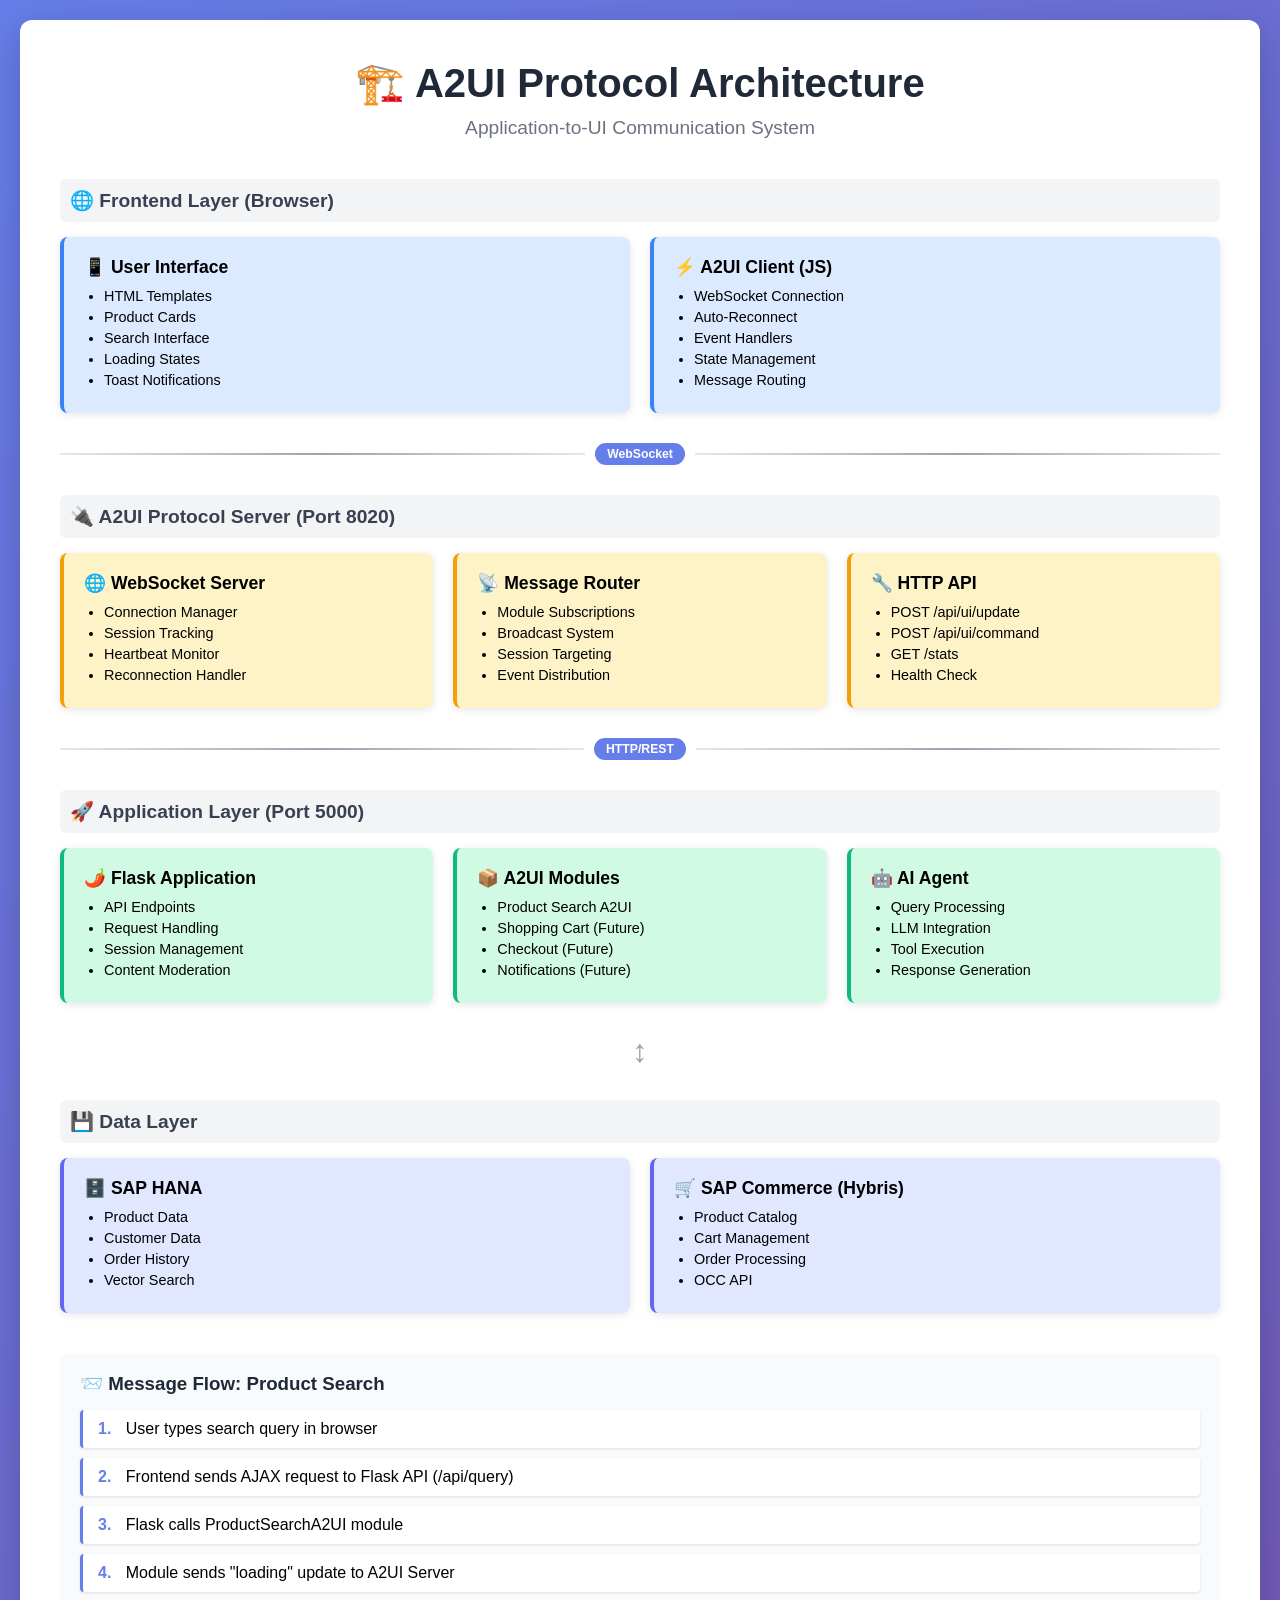
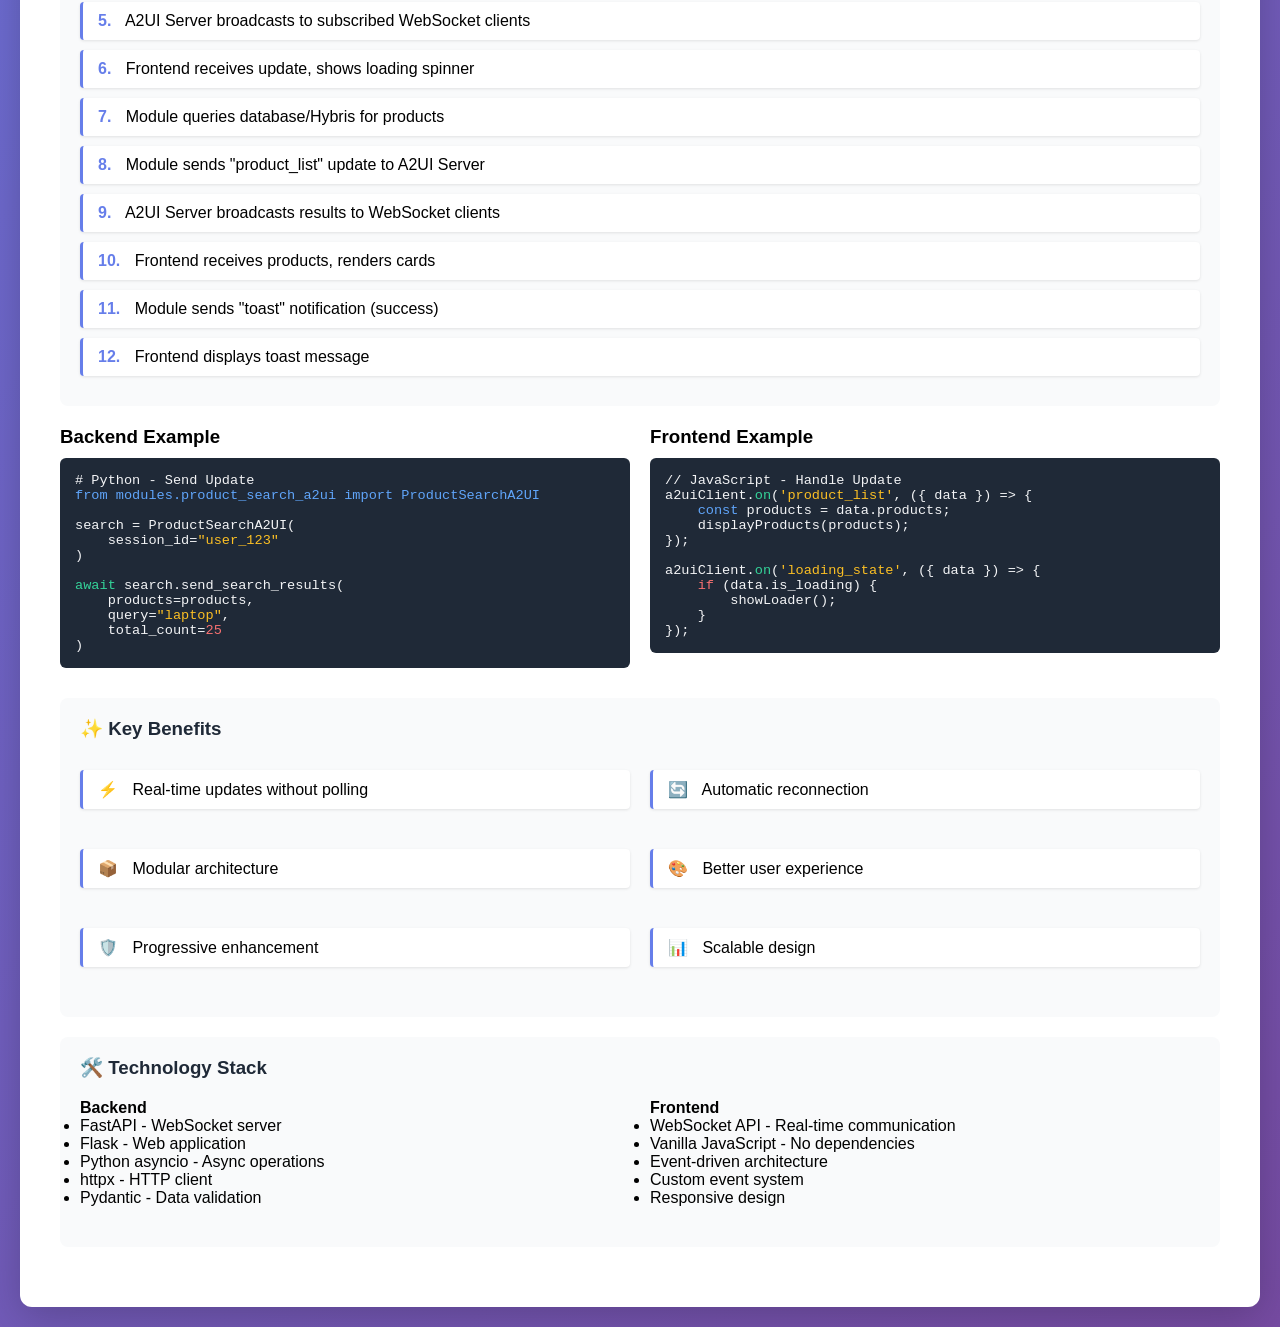
<file: fasion-demo/a2ui-architecture-diagram.html>
<!DOCTYPE html>
<html lang="en">
<head>
    <meta charset="UTF-8">
    <meta name="viewport" content="width=device-width, initial-scale=1.0">
    <title>A2UI Protocol - Architecture Diagram</title>
    <style>
        * {
            margin: 0;
            padding: 0;
            box-sizing: border-box;
        }
        
        body {
            font-family: -apple-system, BlinkMacSystemFont, 'Segoe UI', Roboto, Oxygen, Ubuntu, sans-serif;
            background: linear-gradient(135deg, #667eea 0%, #764ba2 100%);
            min-height: 100vh;
            padding: 20px;
        }
        
        .container {
            max-width: 1400px;
            margin: 0 auto;
            background: white;
            border-radius: 12px;
            box-shadow: 0 10px 40px rgba(0,0,0,0.2);
            padding: 40px;
        }
        
        h1 {
            text-align: center;
            color: #1f2937;
            margin-bottom: 10px;
            font-size: 2.5em;
        }
        
        .subtitle {
            text-align: center;
            color: #6b7280;
            margin-bottom: 40px;
            font-size: 1.2em;
        }
        
        .diagram {
            margin: 40px 0;
        }
        
        .layer {
            margin: 30px 0;
        }
        
        .layer-title {
            font-size: 1.2em;
            font-weight: 600;
            margin-bottom: 15px;
            color: #374151;
            padding: 10px;
            background: #f3f4f6;
            border-radius: 6px;
        }
        
        .boxes {
            display: flex;
            gap: 20px;
            justify-content: center;
            align-items: stretch;
            flex-wrap: wrap;
        }
        
        .box {
            flex: 1;
            min-width: 250px;
            padding: 20px;
            border-radius: 8px;
            box-shadow: 0 2px 8px rgba(0,0,0,0.1);
            transition: transform 0.2s;
        }
        
        .box:hover {
            transform: translateY(-4px);
            box-shadow: 0 4px 12px rgba(0,0,0,0.15);
        }
        
        .box h3 {
            margin-bottom: 10px;
            font-size: 1.1em;
        }
        
        .box ul {
            margin-left: 20px;
        }
        
        .box li {
            margin: 5px 0;
            font-size: 0.9em;
        }
        
        .frontend { background: #dbeafe; border-left: 4px solid #3b82f6; }
        .middleware { background: #fef3c7; border-left: 4px solid #f59e0b; }
        .backend { background: #d1fae5; border-left: 4px solid #10b981; }
        .database { background: #e0e7ff; border-left: 4px solid #6366f1; }
        
        .arrow {
            text-align: center;
            font-size: 2em;
            color: #9ca3af;
            margin: 10px 0;
        }
        
        .connection {
            display: flex;
            align-items: center;
            justify-content: center;
            gap: 10px;
            margin: 20px 0;
            font-size: 0.9em;
            color: #6b7280;
        }
        
        .connection-line {
            flex: 1;
            height: 2px;
            background: linear-gradient(to right, #e5e7eb, #9ca3af, #e5e7eb);
        }
        
        .protocol {
            background: #667eea;
            color: white;
            padding: 4px 12px;
            border-radius: 12px;
            font-size: 0.85em;
            font-weight: 600;
        }
        
        .flow {
            background: #f9fafb;
            padding: 20px;
            border-radius: 8px;
            margin: 20px 0;
        }
        
        .flow h3 {
            margin-bottom: 15px;
            color: #1f2937;
        }
        
        .flow-step {
            padding: 10px 15px;
            margin: 10px 0;
            background: white;
            border-left: 3px solid #667eea;
            border-radius: 4px;
            box-shadow: 0 1px 3px rgba(0,0,0,0.1);
        }
        
        .flow-step strong {
            color: #667eea;
            margin-right: 10px;
        }
        
        .code-block {
            background: #1f2937;
            color: #f3f4f6;
            padding: 15px;
            border-radius: 6px;
            font-family: 'Courier New', monospace;
            font-size: 0.85em;
            overflow-x: auto;
            margin: 10px 0;
        }
        
        .grid-2 {
            display: grid;
            grid-template-columns: 1fr 1fr;
            gap: 20px;
            margin: 20px 0;
        }
        
        @media (max-width: 768px) {
            .grid-2 {
                grid-template-columns: 1fr;
            }
        }
    </style>
</head>
<body>
    <div class="container">
        <h1>🏗️ A2UI Protocol Architecture</h1>
        <p class="subtitle">Application-to-UI Communication System</p>
        
        <!-- Architecture Layers -->
        <div class="diagram">
            <div class="layer">
                <div class="layer-title">🌐 Frontend Layer (Browser)</div>
                <div class="boxes">
                    <div class="box frontend">
                        <h3>📱 User Interface</h3>
                        <ul>
                            <li>HTML Templates</li>
                            <li>Product Cards</li>
                            <li>Search Interface</li>
                            <li>Loading States</li>
                            <li>Toast Notifications</li>
                        </ul>
                    </div>
                    <div class="box frontend">
                        <h3>⚡ A2UI Client (JS)</h3>
                        <ul>
                            <li>WebSocket Connection</li>
                            <li>Auto-Reconnect</li>
                            <li>Event Handlers</li>
                            <li>State Management</li>
                            <li>Message Routing</li>
                        </ul>
                    </div>
                </div>
            </div>
            
            <div class="connection">
                <div class="connection-line"></div>
                <span class="protocol">WebSocket</span>
                <div class="connection-line"></div>
            </div>
            
            <div class="layer">
                <div class="layer-title">🔌 A2UI Protocol Server (Port 8020)</div>
                <div class="boxes">
                    <div class="box middleware">
                        <h3>🌐 WebSocket Server</h3>
                        <ul>
                            <li>Connection Manager</li>
                            <li>Session Tracking</li>
                            <li>Heartbeat Monitor</li>
                            <li>Reconnection Handler</li>
                        </ul>
                    </div>
                    <div class="box middleware">
                        <h3>📡 Message Router</h3>
                        <ul>
                            <li>Module Subscriptions</li>
                            <li>Broadcast System</li>
                            <li>Session Targeting</li>
                            <li>Event Distribution</li>
                        </ul>
                    </div>
                    <div class="box middleware">
                        <h3>🔧 HTTP API</h3>
                        <ul>
                            <li>POST /api/ui/update</li>
                            <li>POST /api/ui/command</li>
                            <li>GET /stats</li>
                            <li>Health Check</li>
                        </ul>
                    </div>
                </div>
            </div>
            
            <div class="connection">
                <div class="connection-line"></div>
                <span class="protocol">HTTP/REST</span>
                <div class="connection-line"></div>
            </div>
            
            <div class="layer">
                <div class="layer-title">🚀 Application Layer (Port 5000)</div>
                <div class="boxes">
                    <div class="box backend">
                        <h3>🌶️ Flask Application</h3>
                        <ul>
                            <li>API Endpoints</li>
                            <li>Request Handling</li>
                            <li>Session Management</li>
                            <li>Content Moderation</li>
                        </ul>
                    </div>
                    <div class="box backend">
                        <h3>📦 A2UI Modules</h3>
                        <ul>
                            <li>Product Search A2UI</li>
                            <li>Shopping Cart (Future)</li>
                            <li>Checkout (Future)</li>
                            <li>Notifications (Future)</li>
                        </ul>
                    </div>
                    <div class="box backend">
                        <h3>🤖 AI Agent</h3>
                        <ul>
                            <li>Query Processing</li>
                            <li>LLM Integration</li>
                            <li>Tool Execution</li>
                            <li>Response Generation</li>
                        </ul>
                    </div>
                </div>
            </div>
            
            <div class="arrow">↕️</div>
            
            <div class="layer">
                <div class="layer-title">💾 Data Layer</div>
                <div class="boxes">
                    <div class="box database">
                        <h3>🗄️ SAP HANA</h3>
                        <ul>
                            <li>Product Data</li>
                            <li>Customer Data</li>
                            <li>Order History</li>
                            <li>Vector Search</li>
                        </ul>
                    </div>
                    <div class="box database">
                        <h3>🛒 SAP Commerce (Hybris)</h3>
                        <ul>
                            <li>Product Catalog</li>
                            <li>Cart Management</li>
                            <li>Order Processing</li>
                            <li>OCC API</li>
                        </ul>
                    </div>
                </div>
            </div>
        </div>
        
        <!-- Message Flow -->
        <div class="flow">
            <h3>📨 Message Flow: Product Search</h3>
            
            <div class="flow-step">
                <strong>1.</strong> User types search query in browser
            </div>
            
            <div class="flow-step">
                <strong>2.</strong> Frontend sends AJAX request to Flask API (/api/query)
            </div>
            
            <div class="flow-step">
                <strong>3.</strong> Flask calls ProductSearchA2UI module
            </div>
            
            <div class="flow-step">
                <strong>4.</strong> Module sends "loading" update to A2UI Server
            </div>
            
            <div class="flow-step">
                <strong>5.</strong> A2UI Server broadcasts to subscribed WebSocket clients
            </div>
            
            <div class="flow-step">
                <strong>6.</strong> Frontend receives update, shows loading spinner
            </div>
            
            <div class="flow-step">
                <strong>7.</strong> Module queries database/Hybris for products
            </div>
            
            <div class="flow-step">
                <strong>8.</strong> Module sends "product_list" update to A2UI Server
            </div>
            
            <div class="flow-step">
                <strong>9.</strong> A2UI Server broadcasts results to WebSocket clients
            </div>
            
            <div class="flow-step">
                <strong>10.</strong> Frontend receives products, renders cards
            </div>
            
            <div class="flow-step">
                <strong>11.</strong> Module sends "toast" notification (success)
            </div>
            
            <div class="flow-step">
                <strong>12.</strong> Frontend displays toast message
            </div>
        </div>
        
        <!-- Code Examples -->
        <div class="grid-2">
            <div>
                <h3>Backend Example</h3>
                <div class="code-block">
# Python - Send Update<br>
<span style="color: #60a5fa">from modules.product_search_a2ui import ProductSearchA2UI</span><br>
<br>
search = ProductSearchA2UI(<br>
&nbsp;&nbsp;&nbsp;&nbsp;session_id=<span style="color: #fbbf24">"user_123"</span><br>
)<br>
<br>
<span style="color: #34d399">await</span> search.send_search_results(<br>
&nbsp;&nbsp;&nbsp;&nbsp;products=products,<br>
&nbsp;&nbsp;&nbsp;&nbsp;query=<span style="color: #fbbf24">"laptop"</span>,<br>
&nbsp;&nbsp;&nbsp;&nbsp;total_count=<span style="color: #f87171">25</span><br>
)
                </div>
            </div>
            
            <div>
                <h3>Frontend Example</h3>
                <div class="code-block">
// JavaScript - Handle Update<br>
a2uiClient.<span style="color: #34d399">on</span>(<span style="color: #fbbf24">'product_list'</span>, ({ data }) => {<br>
&nbsp;&nbsp;&nbsp;&nbsp;<span style="color: #60a5fa">const</span> products = data.products;<br>
&nbsp;&nbsp;&nbsp;&nbsp;displayProducts(products);<br>
});<br>
<br>
a2uiClient.<span style="color: #34d399">on</span>(<span style="color: #fbbf24">'loading_state'</span>, ({ data }) => {<br>
&nbsp;&nbsp;&nbsp;&nbsp;<span style="color: #f87171">if</span> (data.is_loading) {<br>
&nbsp;&nbsp;&nbsp;&nbsp;&nbsp;&nbsp;&nbsp;&nbsp;showLoader();<br>
&nbsp;&nbsp;&nbsp;&nbsp;}<br>
});
                </div>
            </div>
        </div>
        
        <!-- Benefits -->
        <div class="flow">
            <h3>✨ Key Benefits</h3>
            <div class="grid-2">
                <div class="flow-step">
                    <strong>⚡</strong> Real-time updates without polling
                </div>
                <div class="flow-step">
                    <strong>🔄</strong> Automatic reconnection
                </div>
                <div class="flow-step">
                    <strong>📦</strong> Modular architecture
                </div>
                <div class="flow-step">
                    <strong>🎨</strong> Better user experience
                </div>
                <div class="flow-step">
                    <strong>🛡️</strong> Progressive enhancement
                </div>
                <div class="flow-step">
                    <strong>📊</strong> Scalable design
                </div>
            </div>
        </div>
        
        <!-- Technology Stack -->
        <div class="flow">
            <h3>🛠️ Technology Stack</h3>
            <div class="grid-2">
                <div>
                    <h4>Backend</h4>
                    <ul>
                        <li>FastAPI - WebSocket server</li>
                        <li>Flask - Web application</li>
                        <li>Python asyncio - Async operations</li>
                        <li>httpx - HTTP client</li>
                        <li>Pydantic - Data validation</li>
                    </ul>
                </div>
                <div>
                    <h4>Frontend</h4>
                    <ul>
                        <li>WebSocket API - Real-time communication</li>
                        <li>Vanilla JavaScript - No dependencies</li>
                        <li>Event-driven architecture</li>
                        <li>Custom event system</li>
                        <li>Responsive design</li>
                    </ul>
                </div>
            </div>
        </div>
    </div>
</body>
</html>
</file>
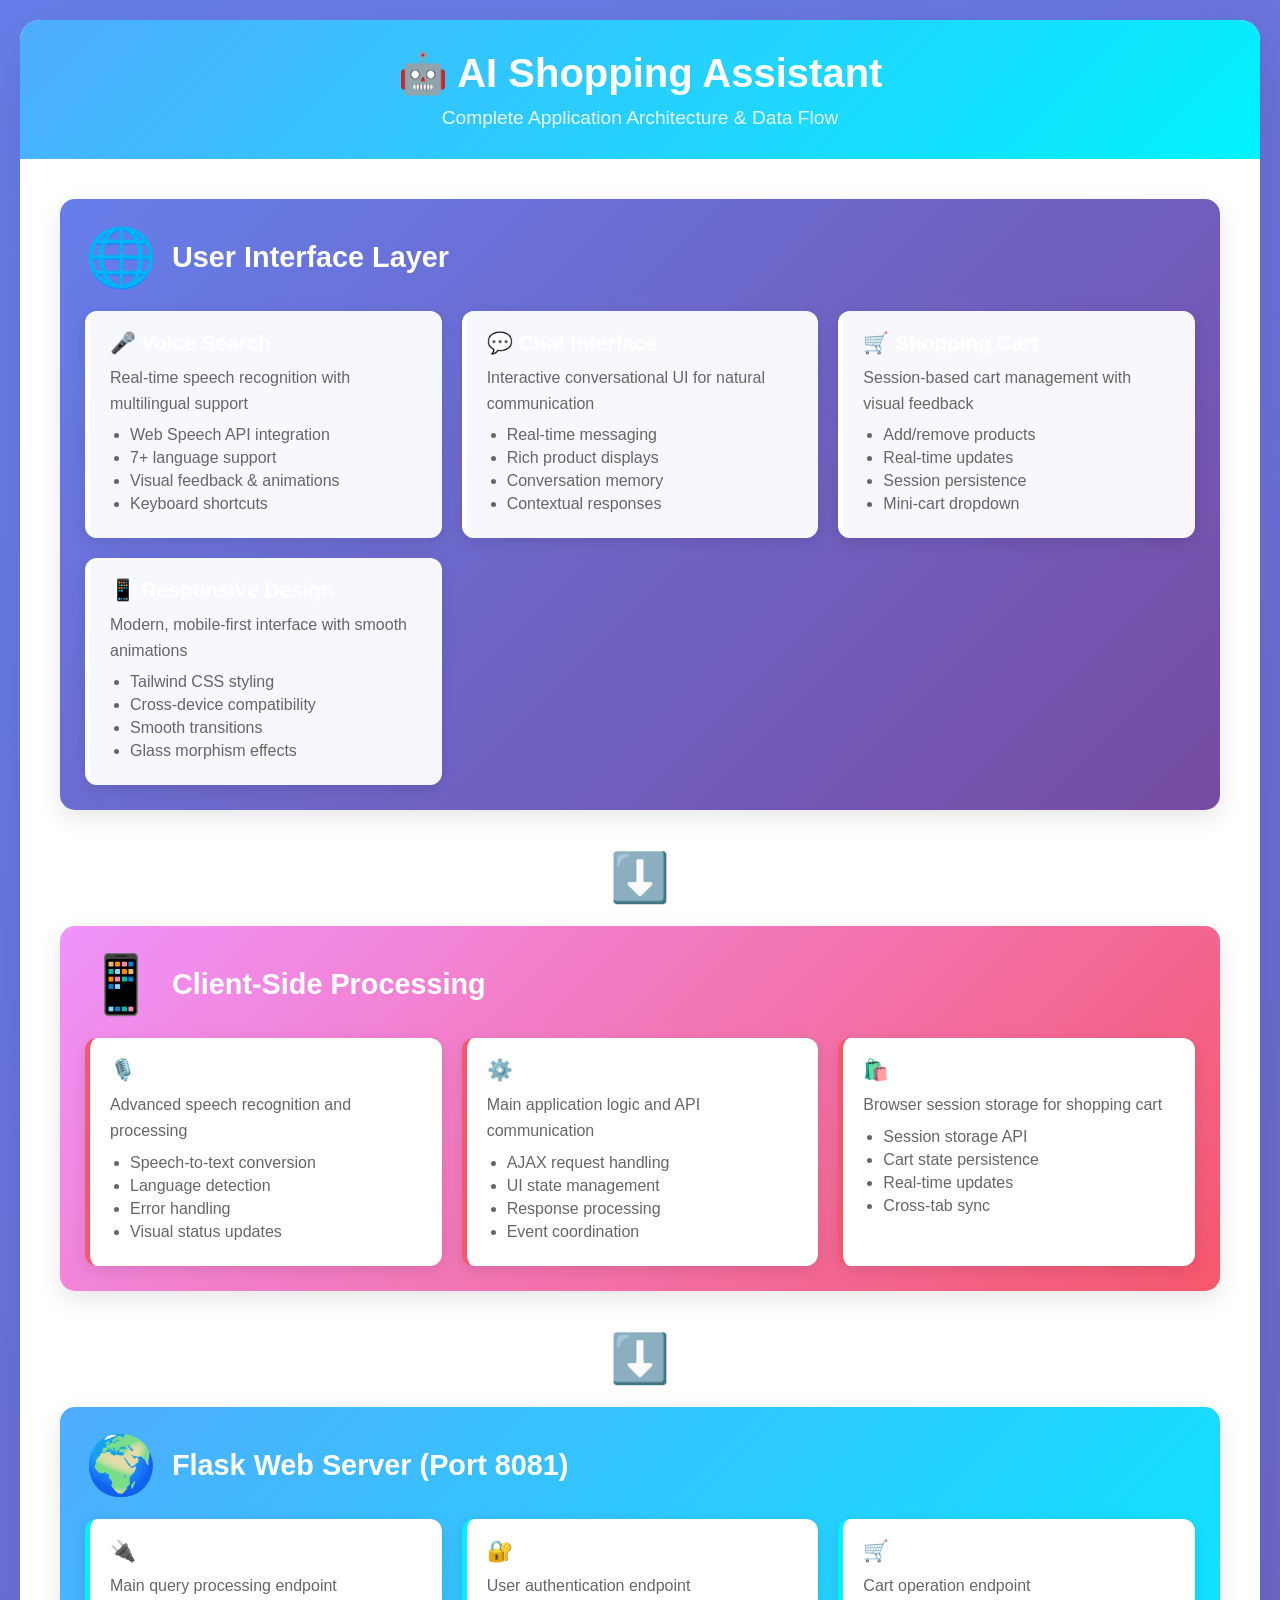
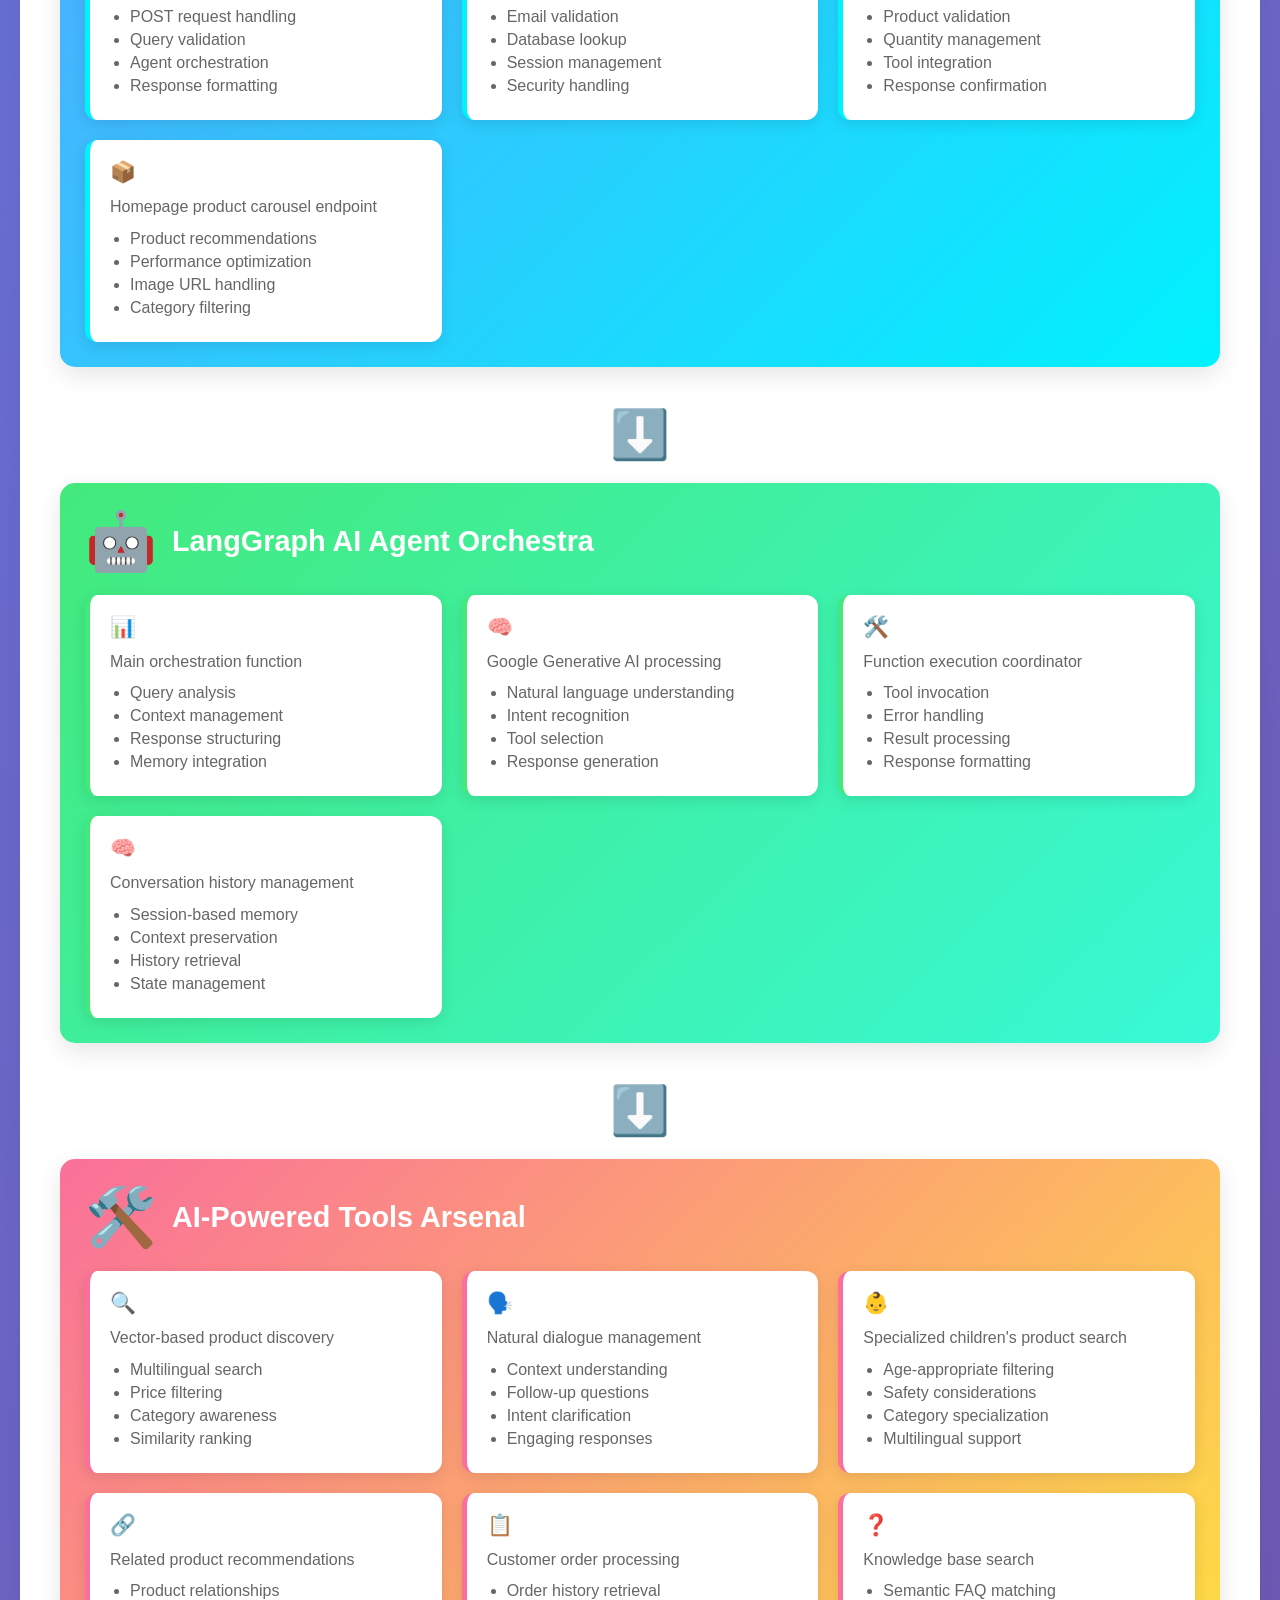
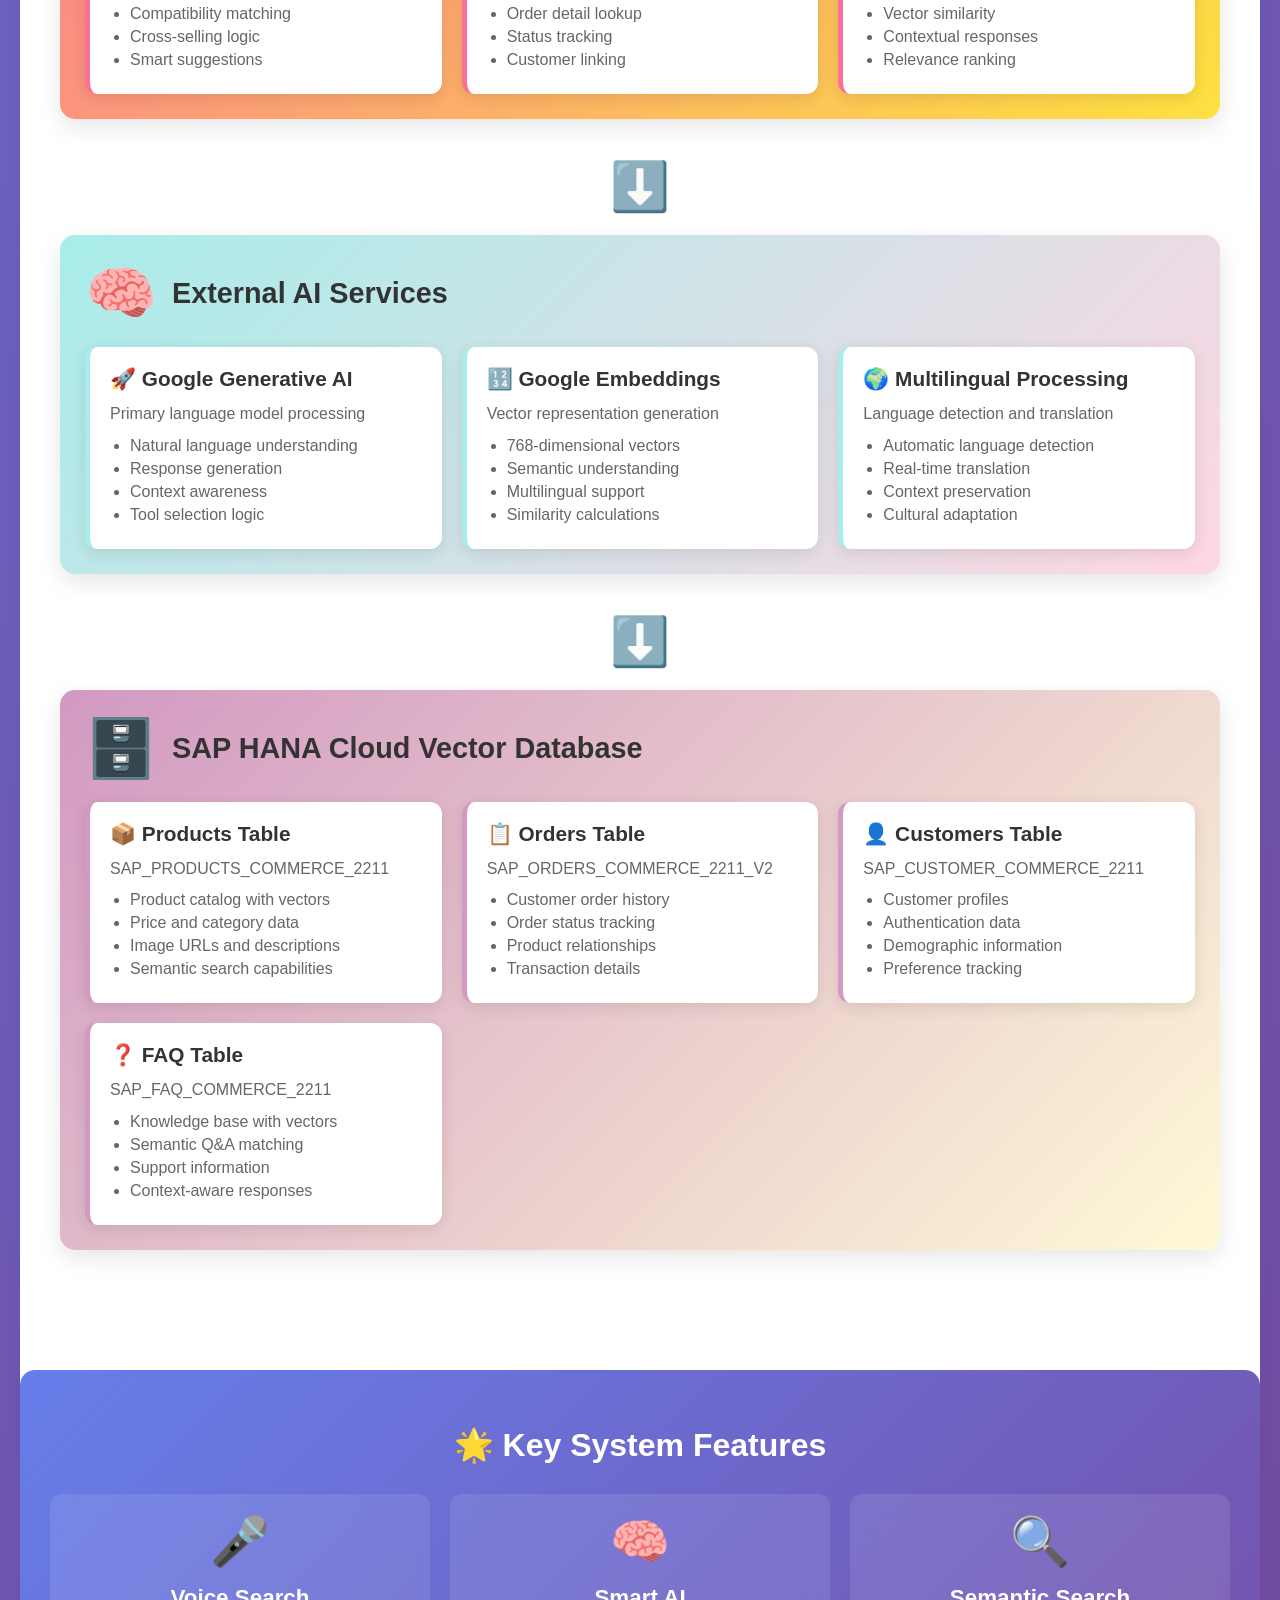
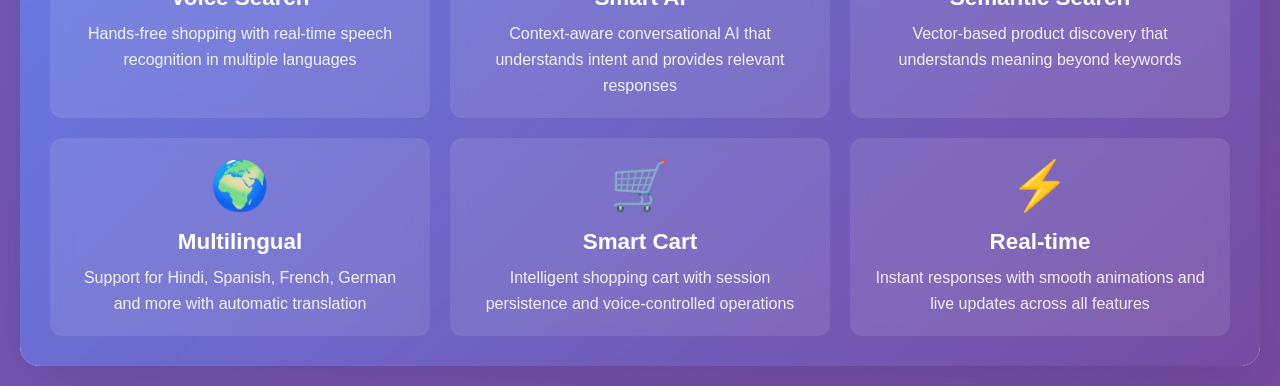
<file: fasion-demo/flow-diagram.html>
<!DOCTYPE html>
<html lang="en">
<head>
    <meta charset="UTF-8">
    <meta name="viewport" content="width=device-width, initial-scale=1.0">
    <title>AI Shopping Assistant - Application Flow</title>
    <style>
        body {
            font-family: 'Segoe UI', Tahoma, Geneva, Verdana, sans-serif;
            margin: 0;
            padding: 20px;
            background: linear-gradient(135deg, #667eea 0%, #764ba2 100%);
            color: #333;
        }
        
        .container {
            max-width: 1400px;
            margin: 0 auto;
            background: white;
            border-radius: 20px;
            box-shadow: 0 20px 60px rgba(0,0,0,0.1);
            overflow: hidden;
        }
        
        .header {
            background: linear-gradient(135deg, #4facfe 0%, #00f2fe 100%);
            color: white;
            padding: 30px;
            text-align: center;
        }
        
        .header h1 {
            margin: 0;
            font-size: 2.5em;
            font-weight: 700;
        }
        
        .header p {
            margin: 10px 0 0 0;
            font-size: 1.2em;
            opacity: 0.9;
        }
        
        .flow-container {
            padding: 40px;
        }
        
        .layer {
            margin-bottom: 40px;
            border-radius: 15px;
            padding: 25px;
            box-shadow: 0 8px 25px rgba(0,0,0,0.1);
            position: relative;
        }
        
        .layer h2 {
            margin: 0 0 20px 0;
            font-size: 1.8em;
            display: flex;
            align-items: center;
            gap: 15px;
        }
        
        .layer-icon {
            font-size: 2em;
        }
        
        .components {
            display: grid;
            grid-template-columns: repeat(auto-fit, minmax(280px, 1fr));
            gap: 20px;
            margin-top: 20px;
        }
        
        .component {
            background: white;
            border-radius: 12px;
            padding: 20px;
            box-shadow: 0 4px 15px rgba(0,0,0,0.1);
            border-left: 5px solid;
            transition: all 0.3s ease;
        }
        
        .component:hover {
            transform: translateY(-5px);
            box-shadow: 0 8px 25px rgba(0,0,0,0.15);
        }
        
        .component h3 {
            margin: 0 0 10px 0;
            font-size: 1.3em;
            display: flex;
            align-items: center;
            gap: 10px;
        }
        
        .component p {
            margin: 0;
            color: #666;
            line-height: 1.6;
        }
        
        .component ul {
            margin: 10px 0 0 0;
            padding-left: 20px;
            color: #666;
        }
        
        .component li {
            margin: 5px 0;
        }
        
        /* Layer specific styling */
        .user-layer {
            background: linear-gradient(135deg, #667eea 0%, #764ba2 100%);
            color: white;
        }
        
        .user-layer .component {
            border-left-color: #ffffff;
            background: rgba(255,255,255,0.95);
        }
        
        .client-layer {
            background: linear-gradient(135deg, #f093fb 0%, #f5576c 100%);
            color: white;
        }
        
        .client-layer .component {
            border-left-color: #f5576c;
        }
        
        .flask-layer {
            background: linear-gradient(135deg, #4facfe 0%, #00f2fe 100%);
            color: white;
        }
        
        .flask-layer .component {
            border-left-color: #00f2fe;
        }
        
        .agent-layer {
            background: linear-gradient(135deg, #43e97b 0%, #38f9d7 100%);
            color: white;
        }
        
        .agent-layer .component {
            border-left-color: #43e97b;
        }
        
        .tools-layer {
            background: linear-gradient(135deg, #fa709a 0%, #fee140 100%);
            color: white;
        }
        
        .tools-layer .component {
            border-left-color: #fa709a;
        }
        
        .ai-layer {
            background: linear-gradient(135deg, #a8edea 0%, #fed6e3 100%);
            color: #333;
        }
        
        .ai-layer .component {
            border-left-color: #a8edea;
        }
        
        .db-layer {
            background: linear-gradient(135deg, #d299c2 0%, #fef9d7 100%);
            color: #333;
        }
        
        .db-layer .component {
            border-left-color: #d299c2;
        }
        
        .flow-arrows {
            display: flex;
            justify-content: center;
            margin: 20px 0;
        }
        
        .arrow {
            font-size: 3em;
            color: #667eea;
            animation: bounce 2s infinite;
        }
        
        @keyframes bounce {
            0%, 20%, 50%, 80%, 100% {
                transform: translateY(0);
            }
            40% {
                transform: translateY(-10px);
            }
            60% {
                transform: translateY(-5px);
            }
        }
        
        .key-features {
            background: linear-gradient(135deg, #667eea 0%, #764ba2 100%);
            color: white;
            padding: 30px;
            border-radius: 15px;
            margin-top: 40px;
        }
        
        .key-features h2 {
            text-align: center;
            margin-bottom: 30px;
            font-size: 2em;
        }
        
        .features-grid {
            display: grid;
            grid-template-columns: repeat(auto-fit, minmax(300px, 1fr));
            gap: 20px;
        }
        
        .feature {
            background: rgba(255,255,255,0.1);
            padding: 20px;
            border-radius: 12px;
            text-align: center;
            backdrop-filter: blur(10px);
        }
        
        .feature-icon {
            font-size: 3em;
            margin-bottom: 15px;
            display: block;
        }
        
        .feature h3 {
            margin: 0 0 10px 0;
            font-size: 1.4em;
        }
        
        .feature p {
            margin: 0;
            opacity: 0.9;
            line-height: 1.6;
        }
        
        @media (max-width: 768px) {
            .components {
                grid-template-columns: 1fr;
            }
            
            .header h1 {
                font-size: 2em;
            }
            
            .flow-container {
                padding: 20px;
            }
            
            .layer {
                padding: 20px;
            }
        }
    </style>
</head>
<body>
    <div class="container">
        <div class="header">
            <h1>🤖 AI Shopping Assistant</h1>
            <p>Complete Application Architecture & Data Flow</p>
        </div>
        
        <div class="flow-container">
            <!-- User Interface Layer -->
            <div class="layer user-layer">
                <h2>
                    <span class="layer-icon">🌐</span>
                    User Interface Layer
                </h2>
                <div class="components">
                    <div class="component">
                        <h3>🎤 Voice Search</h3>
                        <p>Real-time speech recognition with multilingual support</p>
                        <ul>
                            <li>Web Speech API integration</li>
                            <li>7+ language support</li>
                            <li>Visual feedback & animations</li>
                            <li>Keyboard shortcuts</li>
                        </ul>
                    </div>
                    <div class="component">
                        <h3>💬 Chat Interface</h3>
                        <p>Interactive conversational UI for natural communication</p>
                        <ul>
                            <li>Real-time messaging</li>
                            <li>Rich product displays</li>
                            <li>Conversation memory</li>
                            <li>Contextual responses</li>
                        </ul>
                    </div>
                    <div class="component">
                        <h3>🛒 Shopping Cart</h3>
                        <p>Session-based cart management with visual feedback</p>
                        <ul>
                            <li>Add/remove products</li>
                            <li>Real-time updates</li>
                            <li>Session persistence</li>
                            <li>Mini-cart dropdown</li>
                        </ul>
                    </div>
                    <div class="component">
                        <h3>📱 Responsive Design</h3>
                        <p>Modern, mobile-first interface with smooth animations</p>
                        <ul>
                            <li>Tailwind CSS styling</li>
                            <li>Cross-device compatibility</li>
                            <li>Smooth transitions</li>
                            <li>Glass morphism effects</li>
                        </ul>
                    </div>
                </div>
            </div>
            
            <div class="flow-arrows">
                <span class="arrow">⬇️</span>
            </div>
            
            <!-- Client-Side Layer -->
            <div class="layer client-layer">
                <h2>
                    <span class="layer-icon">📱</span>
                    Client-Side Processing
                </h2>
                <div class="components">
                    <div class="component">
                        <h3>🎙️ voice-search.js</h3>
                        <p>Advanced speech recognition and processing</p>
                        <ul>
                            <li>Speech-to-text conversion</li>
                            <li>Language detection</li>
                            <li>Error handling</li>
                            <li>Visual status updates</li>
                        </ul>
                    </div>
                    <div class="component">
                        <h3>⚙️ app.js</h3>
                        <p>Main application logic and API communication</p>
                        <ul>
                            <li>AJAX request handling</li>
                            <li>UI state management</li>
                            <li>Response processing</li>
                            <li>Event coordination</li>
                        </ul>
                    </div>
                    <div class="component">
                        <h3>🛍️ Cart Management</h3>
                        <p>Browser session storage for shopping cart</p>
                        <ul>
                            <li>Session storage API</li>
                            <li>Cart state persistence</li>
                            <li>Real-time updates</li>
                            <li>Cross-tab sync</li>
                        </ul>
                    </div>
                </div>
            </div>
            
            <div class="flow-arrows">
                <span class="arrow">⬇️</span>
            </div>
            
            <!-- Flask Application Layer -->
            <div class="layer flask-layer">
                <h2>
                    <span class="layer-icon">🌍</span>
                    Flask Web Server (Port 8081)
                </h2>
                <div class="components">
                    <div class="component">
                        <h3>🔌 /api/query</h3>
                        <p>Main query processing endpoint</p>
                        <ul>
                            <li>POST request handling</li>
                            <li>Query validation</li>
                            <li>Agent orchestration</li>
                            <li>Response formatting</li>
                        </ul>
                    </div>
                    <div class="component">
                        <h3>🔐 /api/login</h3>
                        <p>User authentication endpoint</p>
                        <ul>
                            <li>Email validation</li>
                            <li>Database lookup</li>
                            <li>Session management</li>
                            <li>Security handling</li>
                        </ul>
                    </div>
                    <div class="component">
                        <h3>🛒 /api/add-to-cart</h3>
                        <p>Cart operation endpoint</p>
                        <ul>
                            <li>Product validation</li>
                            <li>Quantity management</li>
                            <li>Tool integration</li>
                            <li>Response confirmation</li>
                        </ul>
                    </div>
                    <div class="component">
                        <h3>📦 /api/best-selling-products</h3>
                        <p>Homepage product carousel endpoint</p>
                        <ul>
                            <li>Product recommendations</li>
                            <li>Performance optimization</li>
                            <li>Image URL handling</li>
                            <li>Category filtering</li>
                        </ul>
                    </div>
                </div>
            </div>
            
            <div class="flow-arrows">
                <span class="arrow">⬇️</span>
            </div>
            
            <!-- AI Agent Layer -->
            <div class="layer agent-layer">
                <h2>
                    <span class="layer-icon">🤖</span>
                    LangGraph AI Agent Orchestra
                </h2>
                <div class="components">
                    <div class="component">
                        <h3>📊 process_query()</h3>
                        <p>Main orchestration function</p>
                        <ul>
                            <li>Query analysis</li>
                            <li>Context management</li>
                            <li>Response structuring</li>
                            <li>Memory integration</li>
                        </ul>
                    </div>
                    <div class="component">
                        <h3>🧠 LLM Node</h3>
                        <p>Google Generative AI processing</p>
                        <ul>
                            <li>Natural language understanding</li>
                            <li>Intent recognition</li>
                            <li>Tool selection</li>
                            <li>Response generation</li>
                        </ul>
                    </div>
                    <div class="component">
                        <h3>🛠️ Tool Node</h3>
                        <p>Function execution coordinator</p>
                        <ul>
                            <li>Tool invocation</li>
                            <li>Error handling</li>
                            <li>Result processing</li>
                            <li>Response formatting</li>
                        </ul>
                    </div>
                    <div class="component">
                        <h3>🧠 Memory Store</h3>
                        <p>Conversation history management</p>
                        <ul>
                            <li>Session-based memory</li>
                            <li>Context preservation</li>
                            <li>History retrieval</li>
                            <li>State management</li>
                        </ul>
                    </div>
                </div>
            </div>
            
            <div class="flow-arrows">
                <span class="arrow">⬇️</span>
            </div>
            
            <!-- Tools Layer -->
            <div class="layer tools-layer">
                <h2>
                    <span class="layer-icon">🛠️</span>
                    AI-Powered Tools Arsenal
                </h2>
                <div class="components">
                    <div class="component">
                        <h3>🔍 semantic_product_search</h3>
                        <p>Vector-based product discovery</p>
                        <ul>
                            <li>Multilingual search</li>
                            <li>Price filtering</li>
                            <li>Category awareness</li>
                            <li>Similarity ranking</li>
                        </ul>
                    </div>
                    <div class="component">
                        <h3>🗣️ conversational_assistant</h3>
                        <p>Natural dialogue management</p>
                        <ul>
                            <li>Context understanding</li>
                            <li>Follow-up questions</li>
                            <li>Intent clarification</li>
                            <li>Engaging responses</li>
                        </ul>
                    </div>
                    <div class="component">
                        <h3>👶 search_kids_products</h3>
                        <p>Specialized children's product search</p>
                        <ul>
                            <li>Age-appropriate filtering</li>
                            <li>Safety considerations</li>
                            <li>Category specialization</li>
                            <li>Multilingual support</li>
                        </ul>
                    </div>
                    <div class="component">
                        <h3>🔗 find_accessories</h3>
                        <p>Related product recommendations</p>
                        <ul>
                            <li>Product relationships</li>
                            <li>Compatibility matching</li>
                            <li>Cross-selling logic</li>
                            <li>Smart suggestions</li>
                        </ul>
                    </div>
                    <div class="component">
                        <h3>📋 Order Management Tools</h3>
                        <p>Customer order processing</p>
                        <ul>
                            <li>Order history retrieval</li>
                            <li>Order detail lookup</li>
                            <li>Status tracking</li>
                            <li>Customer linking</li>
                        </ul>
                    </div>
                    <div class="component">
                        <h3>❓ faq_answers</h3>
                        <p>Knowledge base search</p>
                        <ul>
                            <li>Semantic FAQ matching</li>
                            <li>Vector similarity</li>
                            <li>Contextual responses</li>
                            <li>Relevance ranking</li>
                        </ul>
                    </div>
                </div>
            </div>
            
            <div class="flow-arrows">
                <span class="arrow">⬇️</span>
            </div>
            
            <!-- AI Services Layer -->
            <div class="layer ai-layer">
                <h2>
                    <span class="layer-icon">🧠</span>
                    External AI Services
                </h2>
                <div class="components">
                    <div class="component">
                        <h3>🚀 Google Generative AI</h3>
                        <p>Primary language model processing</p>
                        <ul>
                            <li>Natural language understanding</li>
                            <li>Response generation</li>
                            <li>Context awareness</li>
                            <li>Tool selection logic</li>
                        </ul>
                    </div>
                    <div class="component">
                        <h3>🔢 Google Embeddings</h3>
                        <p>Vector representation generation</p>
                        <ul>
                            <li>768-dimensional vectors</li>
                            <li>Semantic understanding</li>
                            <li>Multilingual support</li>
                            <li>Similarity calculations</li>
                        </ul>
                    </div>
                    <div class="component">
                        <h3>🌍 Multilingual Processing</h3>
                        <p>Language detection and translation</p>
                        <ul>
                            <li>Automatic language detection</li>
                            <li>Real-time translation</li>
                            <li>Context preservation</li>
                            <li>Cultural adaptation</li>
                        </ul>
                    </div>
                </div>
            </div>
            
            <div class="flow-arrows">
                <span class="arrow">⬇️</span>
            </div>
            
            <!-- Database Layer -->
            <div class="layer db-layer">
                <h2>
                    <span class="layer-icon">🗄️</span>
                    SAP HANA Cloud Vector Database
                </h2>
                <div class="components">
                    <div class="component">
                        <h3>📦 Products Table</h3>
                        <p>SAP_PRODUCTS_COMMERCE_2211</p>
                        <ul>
                            <li>Product catalog with vectors</li>
                            <li>Price and category data</li>
                            <li>Image URLs and descriptions</li>
                            <li>Semantic search capabilities</li>
                        </ul>
                    </div>
                    <div class="component">
                        <h3>📋 Orders Table</h3>
                        <p>SAP_ORDERS_COMMERCE_2211_V2</p>
                        <ul>
                            <li>Customer order history</li>
                            <li>Order status tracking</li>
                            <li>Product relationships</li>
                            <li>Transaction details</li>
                        </ul>
                    </div>
                    <div class="component">
                        <h3>👤 Customers Table</h3>
                        <p>SAP_CUSTOMER_COMMERCE_2211</p>
                        <ul>
                            <li>Customer profiles</li>
                            <li>Authentication data</li>
                            <li>Demographic information</li>
                            <li>Preference tracking</li>
                        </ul>
                    </div>
                    <div class="component">
                        <h3>❓ FAQ Table</h3>
                        <p>SAP_FAQ_COMMERCE_2211</p>
                        <ul>
                            <li>Knowledge base with vectors</li>
                            <li>Semantic Q&A matching</li>
                            <li>Support information</li>
                            <li>Context-aware responses</li>
                        </ul>
                    </div>
                </div>
            </div>
        </div>
        
        <div class="key-features">
            <h2>🌟 Key System Features</h2>
            <div class="features-grid">
                <div class="feature">
                    <span class="feature-icon">🎤</span>
                    <h3>Voice Search</h3>
                    <p>Hands-free shopping with real-time speech recognition in multiple languages</p>
                </div>
                <div class="feature">
                    <span class="feature-icon">🧠</span>
                    <h3>Smart AI</h3>
                    <p>Context-aware conversational AI that understands intent and provides relevant responses</p>
                </div>
                <div class="feature">
                    <span class="feature-icon">🔍</span>
                    <h3>Semantic Search</h3>
                    <p>Vector-based product discovery that understands meaning beyond keywords</p>
                </div>
                <div class="feature">
                    <span class="feature-icon">🌍</span>
                    <h3>Multilingual</h3>
                    <p>Support for Hindi, Spanish, French, German and more with automatic translation</p>
                </div>
                <div class="feature">
                    <span class="feature-icon">🛒</span>
                    <h3>Smart Cart</h3>
                    <p>Intelligent shopping cart with session persistence and voice-controlled operations</p>
                </div>
                <div class="feature">
                    <span class="feature-icon">⚡</span>
                    <h3>Real-time</h3>
                    <p>Instant responses with smooth animations and live updates across all features</p>
                </div>
            </div>
        </div>
    </div>
</body>
</html>
</file>
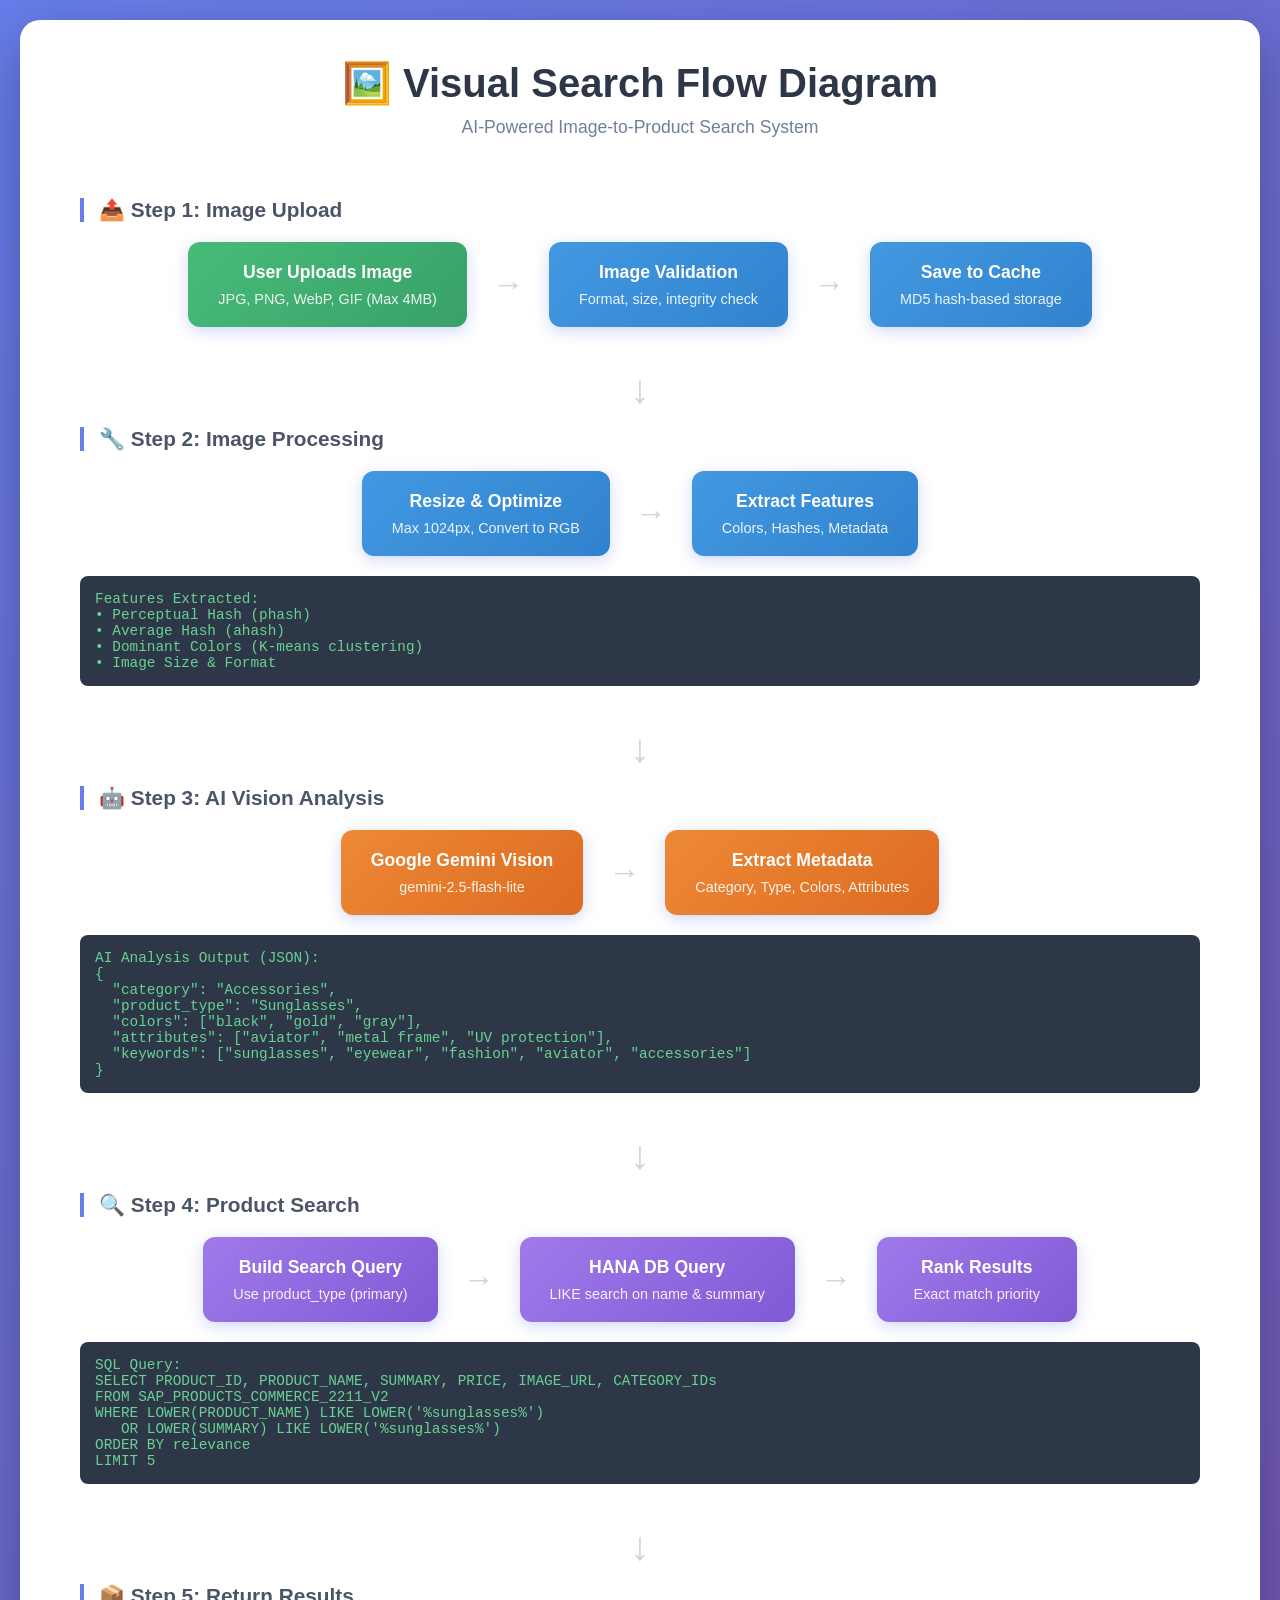
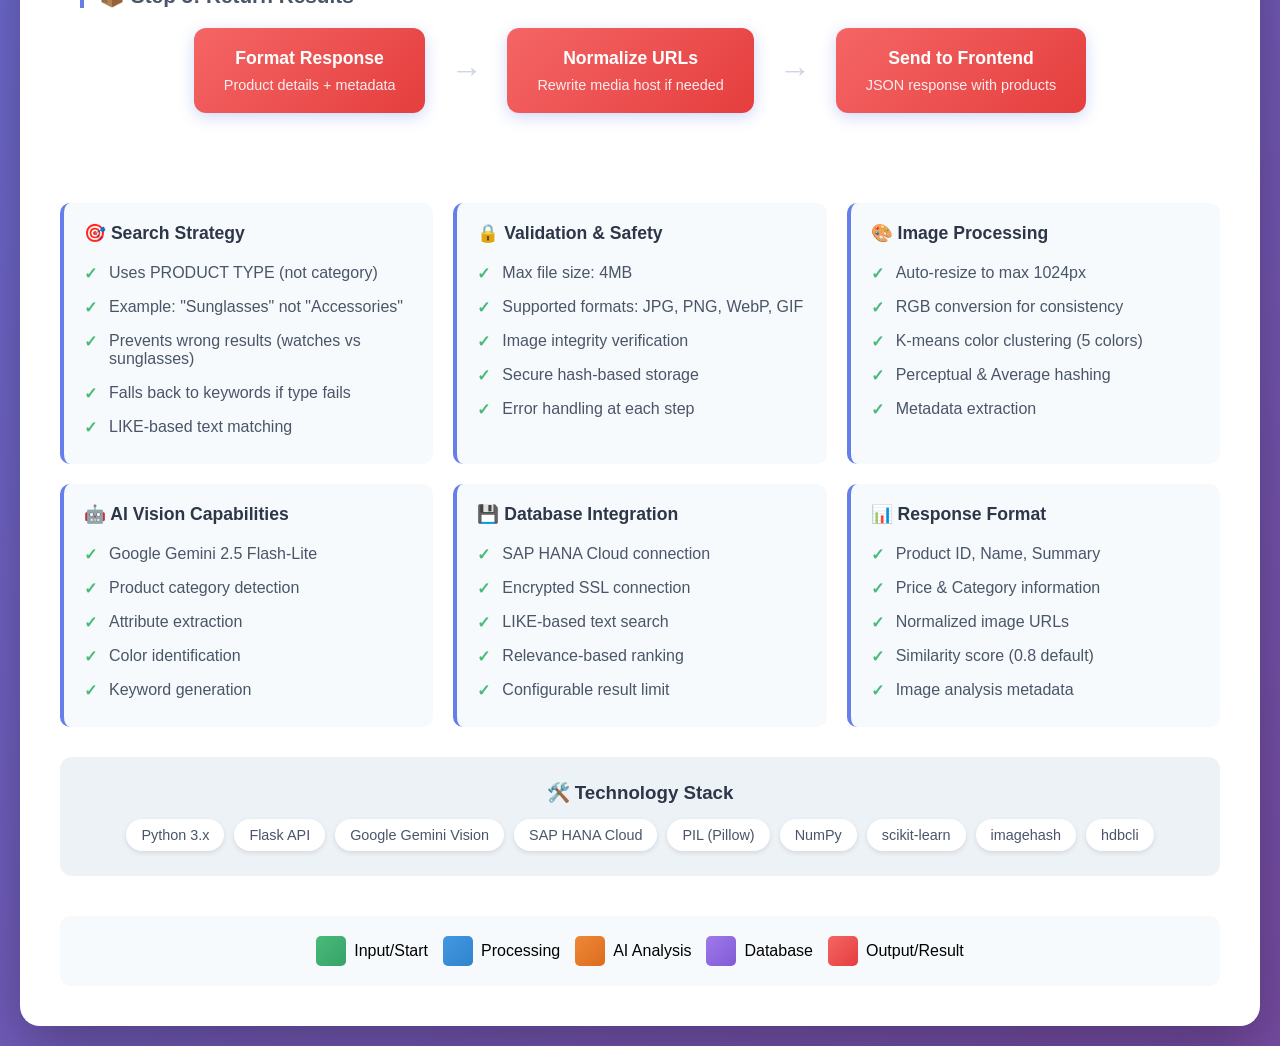
<file: fasion-demo/visual-search-flow-diagram.html>
<!DOCTYPE html>
<html lang="en">
<head>
    <meta charset="UTF-8">
    <meta name="viewport" content="width=device-width, initial-scale=1.0">
    <title>Visual Search Flow Diagram</title>
    <style>
        * {
            margin: 0;
            padding: 0;
            box-sizing: border-box;
        }

        body {
            font-family: 'Segoe UI', Tahoma, Geneva, Verdana, sans-serif;
            background: linear-gradient(135deg, #667eea 0%, #764ba2 100%);
            padding: 20px;
            min-height: 100vh;
        }

        .container {
            max-width: 1400px;
            margin: 0 auto;
            background: white;
            border-radius: 20px;
            padding: 40px;
            box-shadow: 0 20px 60px rgba(0,0,0,0.3);
        }

        h1 {
            text-align: center;
            color: #2d3748;
            margin-bottom: 10px;
            font-size: 2.5em;
        }

        .subtitle {
            text-align: center;
            color: #718096;
            margin-bottom: 40px;
            font-size: 1.1em;
        }

        .flow-diagram {
            position: relative;
            padding: 20px;
        }

        .flow-section {
            margin-bottom: 40px;
        }

        .section-title {
            font-size: 1.3em;
            color: #4a5568;
            margin-bottom: 20px;
            padding-left: 15px;
            border-left: 4px solid #667eea;
            font-weight: bold;
        }

        .flow-row {
            display: flex;
            align-items: center;
            justify-content: center;
            margin-bottom: 20px;
            flex-wrap: wrap;
            gap: 15px;
        }

        .flow-box {
            background: linear-gradient(135deg, #667eea 0%, #764ba2 100%);
            color: white;
            padding: 20px 30px;
            border-radius: 12px;
            box-shadow: 0 4px 15px rgba(102, 126, 234, 0.3);
            min-width: 200px;
            text-align: center;
            position: relative;
            transition: transform 0.3s ease, box-shadow 0.3s ease;
        }

        .flow-box:hover {
            transform: translateY(-5px);
            box-shadow: 0 8px 25px rgba(102, 126, 234, 0.5);
        }

        .flow-box.start {
            background: linear-gradient(135deg, #48bb78 0%, #38a169 100%);
        }

        .flow-box.process {
            background: linear-gradient(135deg, #4299e1 0%, #3182ce 100%);
        }

        .flow-box.ai {
            background: linear-gradient(135deg, #ed8936 0%, #dd6b20 100%);
        }

        .flow-box.database {
            background: linear-gradient(135deg, #9f7aea 0%, #805ad5 100%);
        }

        .flow-box.result {
            background: linear-gradient(135deg, #f56565 0%, #e53e3e 100%);
        }

        .flow-box-title {
            font-weight: bold;
            font-size: 1.1em;
            margin-bottom: 8px;
        }

        .flow-box-desc {
            font-size: 0.9em;
            opacity: 0.9;
        }

        .arrow {
            font-size: 2em;
            color: #cbd5e0;
            margin: 0 10px;
        }

        .arrow-down {
            text-align: center;
            font-size: 2.5em;
            color: #cbd5e0;
            margin: 15px 0;
        }

        .details-grid {
            display: grid;
            grid-template-columns: repeat(auto-fit, minmax(300px, 1fr));
            gap: 20px;
            margin-top: 30px;
        }

        .detail-card {
            background: #f7fafc;
            border-radius: 10px;
            padding: 20px;
            border-left: 4px solid #667eea;
        }

        .detail-card h3 {
            color: #2d3748;
            margin-bottom: 12px;
            font-size: 1.1em;
        }

        .detail-card ul {
            list-style: none;
            padding-left: 0;
        }

        .detail-card li {
            padding: 8px 0;
            color: #4a5568;
            position: relative;
            padding-left: 25px;
        }

        .detail-card li:before {
            content: "✓";
            position: absolute;
            left: 0;
            color: #48bb78;
            font-weight: bold;
        }

        .code-block {
            background: #2d3748;
            color: #68d391;
            padding: 15px;
            border-radius: 8px;
            margin: 20px 0;
            font-family: 'Courier New', monospace;
            font-size: 0.9em;
            overflow-x: auto;
        }

        .legend {
            display: flex;
            flex-wrap: wrap;
            gap: 15px;
            justify-content: center;
            margin-top: 40px;
            padding: 20px;
            background: #f7fafc;
            border-radius: 10px;
        }

        .legend-item {
            display: flex;
            align-items: center;
            gap: 8px;
        }

        .legend-box {
            width: 30px;
            height: 30px;
            border-radius: 5px;
        }

        .tech-stack {
            background: #edf2f7;
            padding: 25px;
            border-radius: 12px;
            margin-top: 30px;
        }

        .tech-stack h3 {
            color: #2d3748;
            margin-bottom: 15px;
            text-align: center;
        }

        .tech-tags {
            display: flex;
            flex-wrap: wrap;
            gap: 10px;
            justify-content: center;
        }

        .tech-tag {
            background: white;
            padding: 8px 15px;
            border-radius: 20px;
            color: #4a5568;
            font-size: 0.9em;
            box-shadow: 0 2px 5px rgba(0,0,0,0.1);
        }

        @media (max-width: 768px) {
            .container {
                padding: 20px;
            }
            
            h1 {
                font-size: 1.8em;
            }
            
            .flow-box {
                min-width: 150px;
                padding: 15px 20px;
            }
        }
    </style>
</head>
<body>
    <div class="container">
        <h1>🖼️ Visual Search Flow Diagram</h1>
        <p class="subtitle">AI-Powered Image-to-Product Search System</p>

        <!-- Main Flow -->
        <div class="flow-diagram">
            <!-- Step 1: Upload -->
            <div class="flow-section">
                <div class="section-title">📤 Step 1: Image Upload</div>
                <div class="flow-row">
                    <div class="flow-box start">
                        <div class="flow-box-title">User Uploads Image</div>
                        <div class="flow-box-desc">JPG, PNG, WebP, GIF (Max 4MB)</div>
                    </div>
                    <span class="arrow">→</span>
                    <div class="flow-box process">
                        <div class="flow-box-title">Image Validation</div>
                        <div class="flow-box-desc">Format, size, integrity check</div>
                    </div>
                    <span class="arrow">→</span>
                    <div class="flow-box process">
                        <div class="flow-box-title">Save to Cache</div>
                        <div class="flow-box-desc">MD5 hash-based storage</div>
                    </div>
                </div>
            </div>

            <div class="arrow-down">↓</div>

            <!-- Step 2: Image Processing -->
            <div class="flow-section">
                <div class="section-title">🔧 Step 2: Image Processing</div>
                <div class="flow-row">
                    <div class="flow-box process">
                        <div class="flow-box-title">Resize & Optimize</div>
                        <div class="flow-box-desc">Max 1024px, Convert to RGB</div>
                    </div>
                    <span class="arrow">→</span>
                    <div class="flow-box process">
                        <div class="flow-box-title">Extract Features</div>
                        <div class="flow-box-desc">Colors, Hashes, Metadata</div>
                    </div>
                </div>
                <div class="code-block">
                    Features Extracted:<br>
                    • Perceptual Hash (phash)<br>
                    • Average Hash (ahash)<br>
                    • Dominant Colors (K-means clustering)<br>
                    • Image Size & Format
                </div>
            </div>

            <div class="arrow-down">↓</div>

            <!-- Step 3: AI Analysis -->
            <div class="flow-section">
                <div class="section-title">🤖 Step 3: AI Vision Analysis</div>
                <div class="flow-row">
                    <div class="flow-box ai">
                        <div class="flow-box-title">Google Gemini Vision</div>
                        <div class="flow-box-desc">gemini-2.5-flash-lite</div>
                    </div>
                    <span class="arrow">→</span>
                    <div class="flow-box ai">
                        <div class="flow-box-title">Extract Metadata</div>
                        <div class="flow-box-desc">Category, Type, Colors, Attributes</div>
                    </div>
                </div>
                <div class="code-block">
                    AI Analysis Output (JSON):<br>
                    {<br>
                    &nbsp;&nbsp;"category": "Accessories",<br>
                    &nbsp;&nbsp;"product_type": "Sunglasses",<br>
                    &nbsp;&nbsp;"colors": ["black", "gold", "gray"],<br>
                    &nbsp;&nbsp;"attributes": ["aviator", "metal frame", "UV protection"],<br>
                    &nbsp;&nbsp;"keywords": ["sunglasses", "eyewear", "fashion", "aviator", "accessories"]<br>
                    }
                </div>
            </div>

            <div class="arrow-down">↓</div>

            <!-- Step 4: Database Search -->
            <div class="flow-section">
                <div class="section-title">🔍 Step 4: Product Search</div>
                <div class="flow-row">
                    <div class="flow-box database">
                        <div class="flow-box-title">Build Search Query</div>
                        <div class="flow-box-desc">Use product_type (primary)</div>
                    </div>
                    <span class="arrow">→</span>
                    <div class="flow-box database">
                        <div class="flow-box-title">HANA DB Query</div>
                        <div class="flow-box-desc">LIKE search on name & summary</div>
                    </div>
                    <span class="arrow">→</span>
                    <div class="flow-box database">
                        <div class="flow-box-title">Rank Results</div>
                        <div class="flow-box-desc">Exact match priority</div>
                    </div>
                </div>
                <div class="code-block">
                    SQL Query:<br>
                    SELECT PRODUCT_ID, PRODUCT_NAME, SUMMARY, PRICE, IMAGE_URL, CATEGORY_IDs<br>
                    FROM SAP_PRODUCTS_COMMERCE_2211_V2<br>
                    WHERE LOWER(PRODUCT_NAME) LIKE LOWER('%sunglasses%')<br>
                    &nbsp;&nbsp;&nbsp;OR LOWER(SUMMARY) LIKE LOWER('%sunglasses%')<br>
                    ORDER BY relevance<br>
                    LIMIT 5
                </div>
            </div>

            <div class="arrow-down">↓</div>

            <!-- Step 5: Return Results -->
            <div class="flow-section">
                <div class="section-title">📦 Step 5: Return Results</div>
                <div class="flow-row">
                    <div class="flow-box result">
                        <div class="flow-box-title">Format Response</div>
                        <div class="flow-box-desc">Product details + metadata</div>
                    </div>
                    <span class="arrow">→</span>
                    <div class="flow-box result">
                        <div class="flow-box-title">Normalize URLs</div>
                        <div class="flow-box-desc">Rewrite media host if needed</div>
                    </div>
                    <span class="arrow">→</span>
                    <div class="flow-box result">
                        <div class="flow-box-title">Send to Frontend</div>
                        <div class="flow-box-desc">JSON response with products</div>
                    </div>
                </div>
            </div>
        </div>

        <!-- Detailed Components -->
        <div class="details-grid">
            <div class="detail-card">
                <h3>🎯 Search Strategy</h3>
                <ul>
                    <li>Uses PRODUCT TYPE (not category)</li>
                    <li>Example: "Sunglasses" not "Accessories"</li>
                    <li>Prevents wrong results (watches vs sunglasses)</li>
                    <li>Falls back to keywords if type fails</li>
                    <li>LIKE-based text matching</li>
                </ul>
            </div>

            <div class="detail-card">
                <h3>🔒 Validation & Safety</h3>
                <ul>
                    <li>Max file size: 4MB</li>
                    <li>Supported formats: JPG, PNG, WebP, GIF</li>
                    <li>Image integrity verification</li>
                    <li>Secure hash-based storage</li>
                    <li>Error handling at each step</li>
                </ul>
            </div>

            <div class="detail-card">
                <h3>🎨 Image Processing</h3>
                <ul>
                    <li>Auto-resize to max 1024px</li>
                    <li>RGB conversion for consistency</li>
                    <li>K-means color clustering (5 colors)</li>
                    <li>Perceptual & Average hashing</li>
                    <li>Metadata extraction</li>
                </ul>
            </div>

            <div class="detail-card">
                <h3>🤖 AI Vision Capabilities</h3>
                <ul>
                    <li>Google Gemini 2.5 Flash-Lite</li>
                    <li>Product category detection</li>
                    <li>Attribute extraction</li>
                    <li>Color identification</li>
                    <li>Keyword generation</li>
                </ul>
            </div>

            <div class="detail-card">
                <h3>💾 Database Integration</h3>
                <ul>
                    <li>SAP HANA Cloud connection</li>
                    <li>Encrypted SSL connection</li>
                    <li>LIKE-based text search</li>
                    <li>Relevance-based ranking</li>
                    <li>Configurable result limit</li>
                </ul>
            </div>

            <div class="detail-card">
                <h3>📊 Response Format</h3>
                <ul>
                    <li>Product ID, Name, Summary</li>
                    <li>Price & Category information</li>
                    <li>Normalized image URLs</li>
                    <li>Similarity score (0.8 default)</li>
                    <li>Image analysis metadata</li>
                </ul>
            </div>
        </div>

        <!-- Technology Stack -->
        <div class="tech-stack">
            <h3>🛠️ Technology Stack</h3>
            <div class="tech-tags">
                <span class="tech-tag">Python 3.x</span>
                <span class="tech-tag">Flask API</span>
                <span class="tech-tag">Google Gemini Vision</span>
                <span class="tech-tag">SAP HANA Cloud</span>
                <span class="tech-tag">PIL (Pillow)</span>
                <span class="tech-tag">NumPy</span>
                <span class="tech-tag">scikit-learn</span>
                <span class="tech-tag">imagehash</span>
                <span class="tech-tag">hdbcli</span>
            </div>
        </div>

        <!-- Legend -->
        <div class="legend">
            <div class="legend-item">
                <div class="legend-box" style="background: linear-gradient(135deg, #48bb78 0%, #38a169 100%);"></div>
                <span>Input/Start</span>
            </div>
            <div class="legend-item">
                <div class="legend-box" style="background: linear-gradient(135deg, #4299e1 0%, #3182ce 100%);"></div>
                <span>Processing</span>
            </div>
            <div class="legend-item">
                <div class="legend-box" style="background: linear-gradient(135deg, #ed8936 0%, #dd6b20 100%);"></div>
                <span>AI Analysis</span>
            </div>
            <div class="legend-item">
                <div class="legend-box" style="background: linear-gradient(135deg, #9f7aea 0%, #805ad5 100%);"></div>
                <span>Database</span>
            </div>
            <div class="legend-item">
                <div class="legend-box" style="background: linear-gradient(135deg, #f56565 0%, #e53e3e 100%);"></div>
                <span>Output/Result</span>
            </div>
        </div>
    </div>
</body>
</html>
</file>
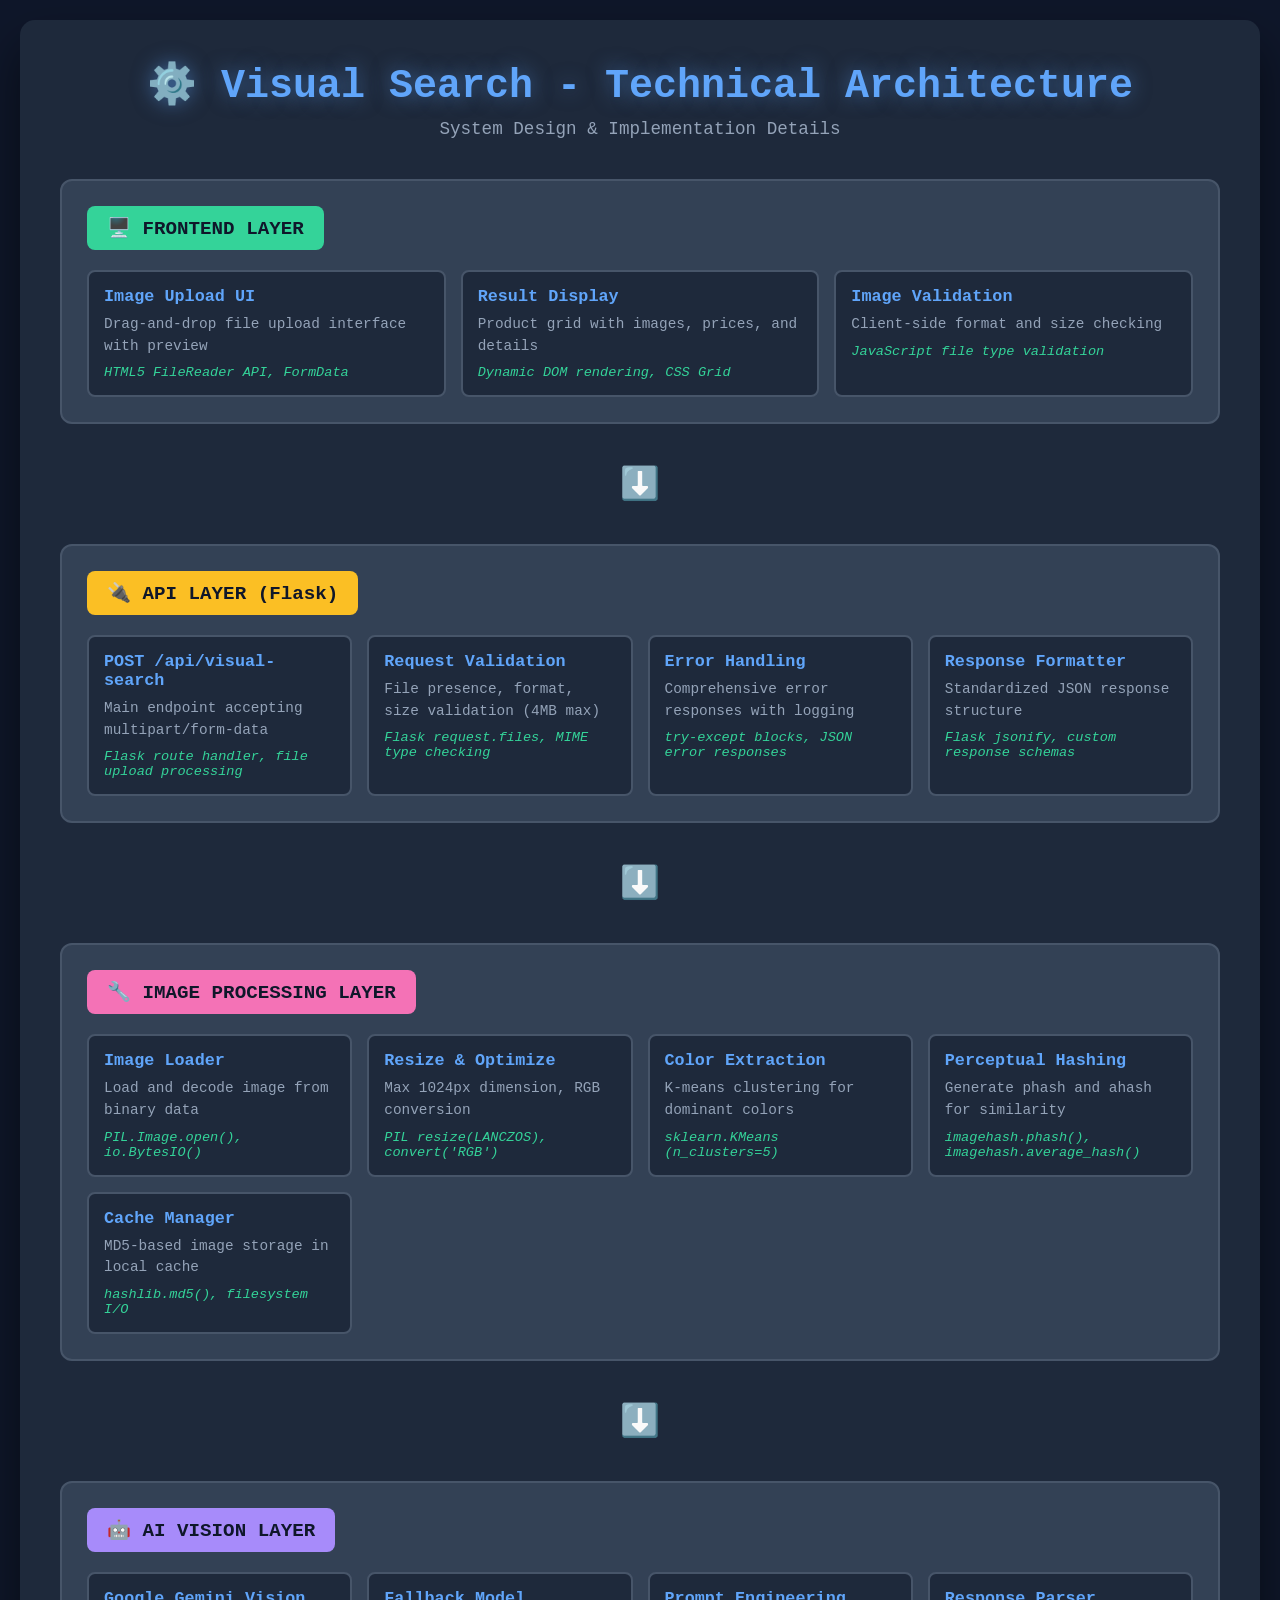
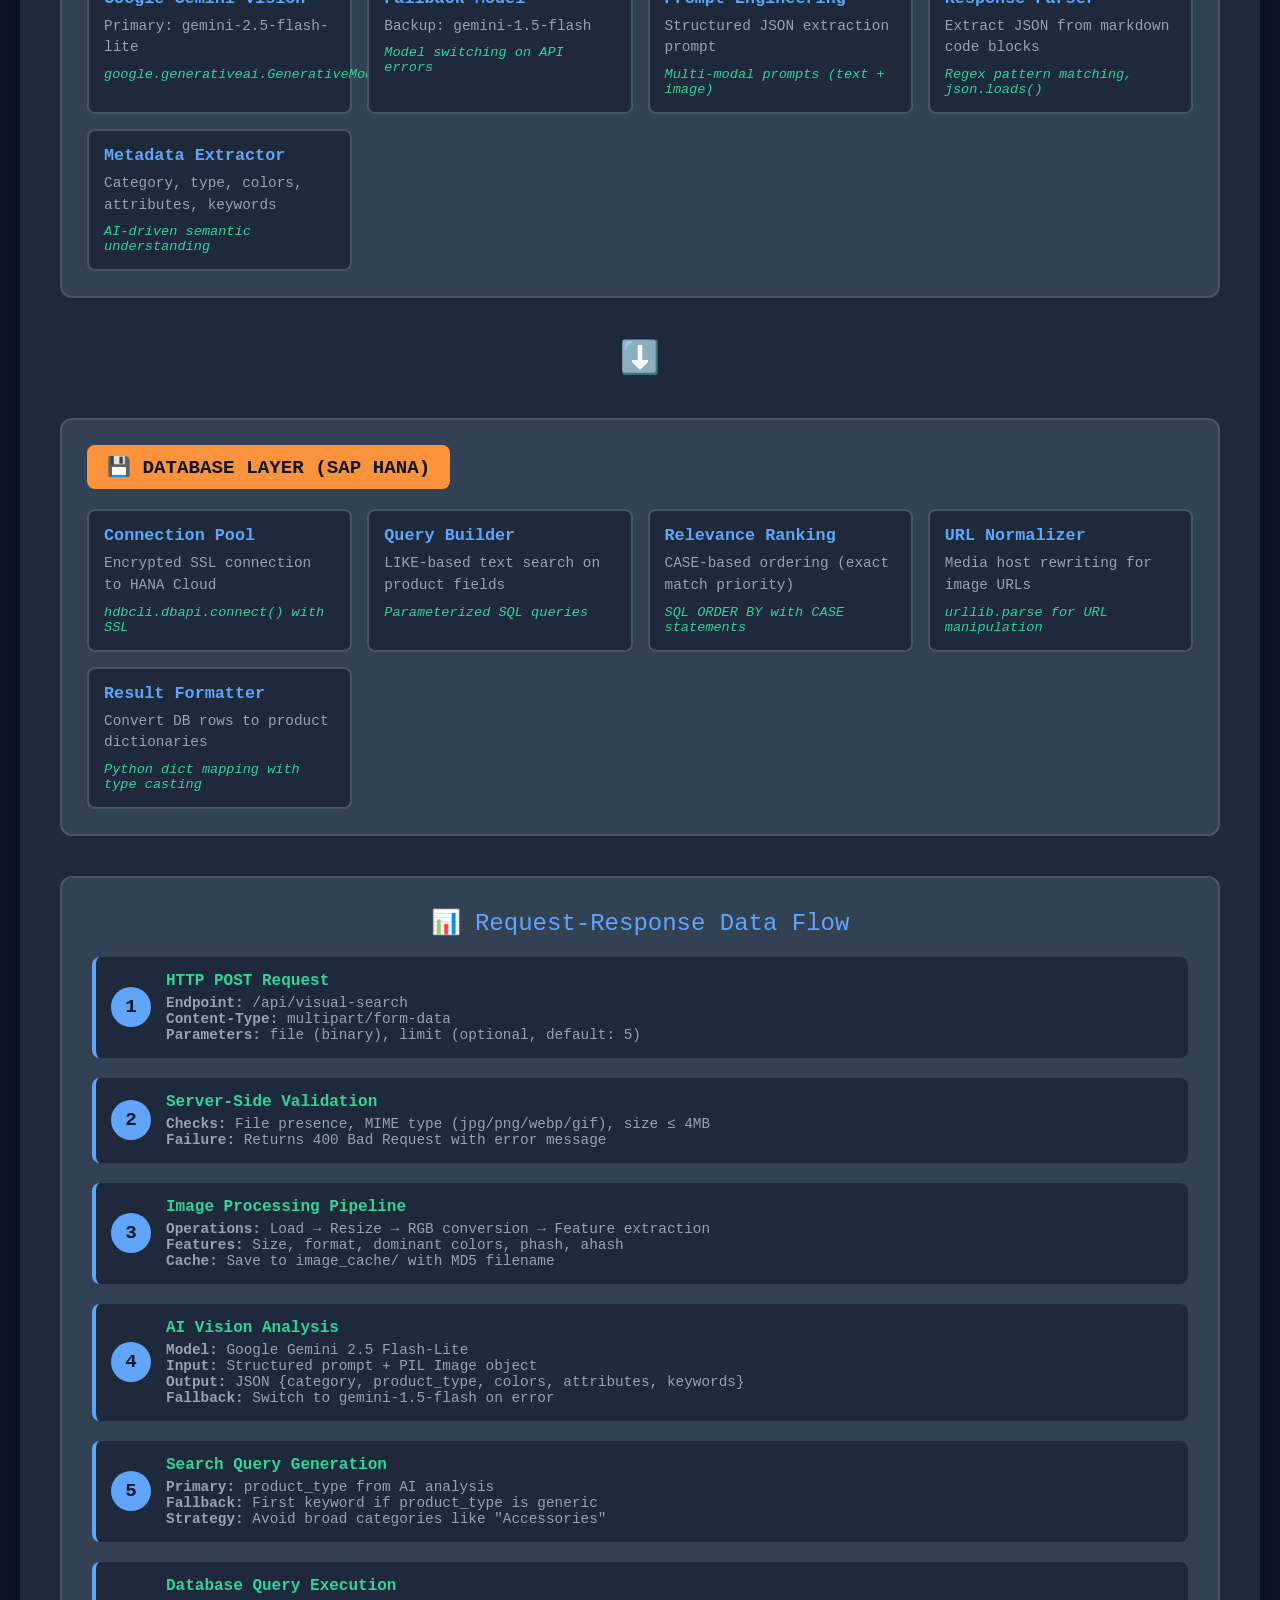
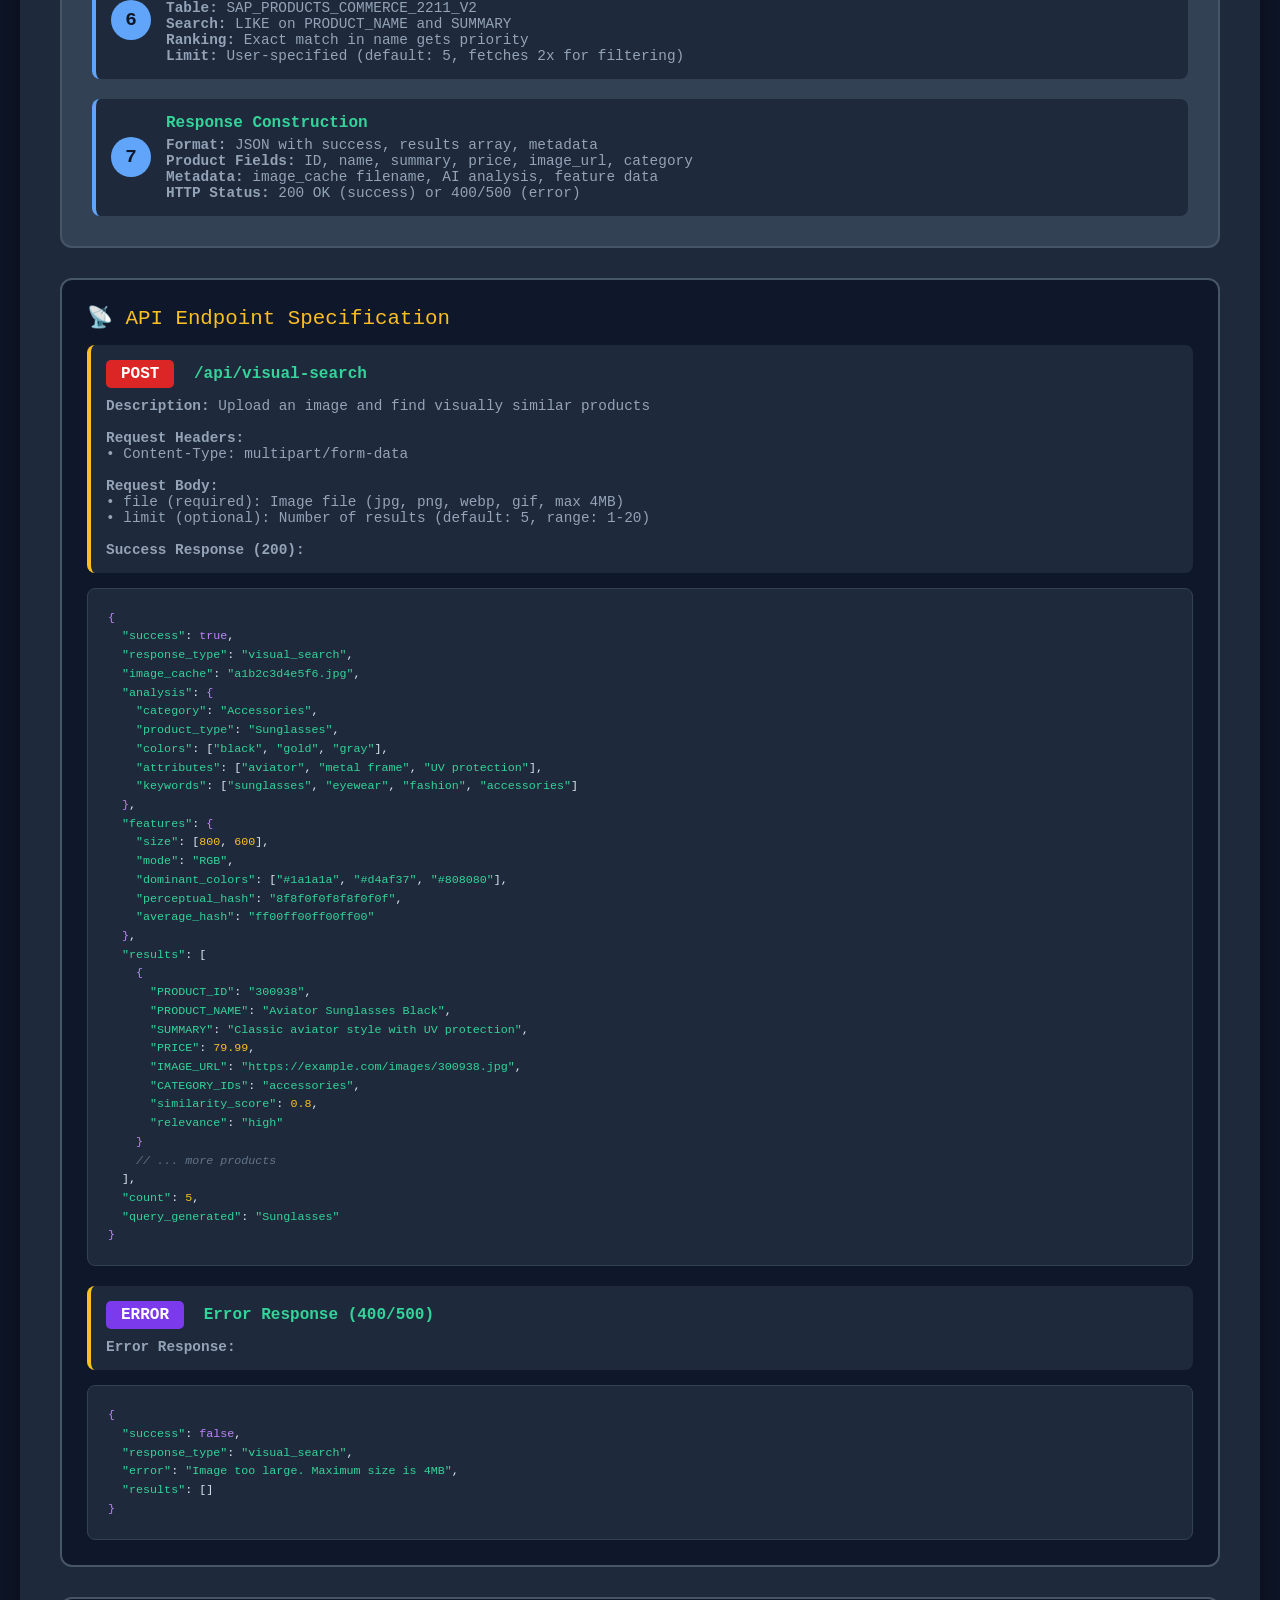
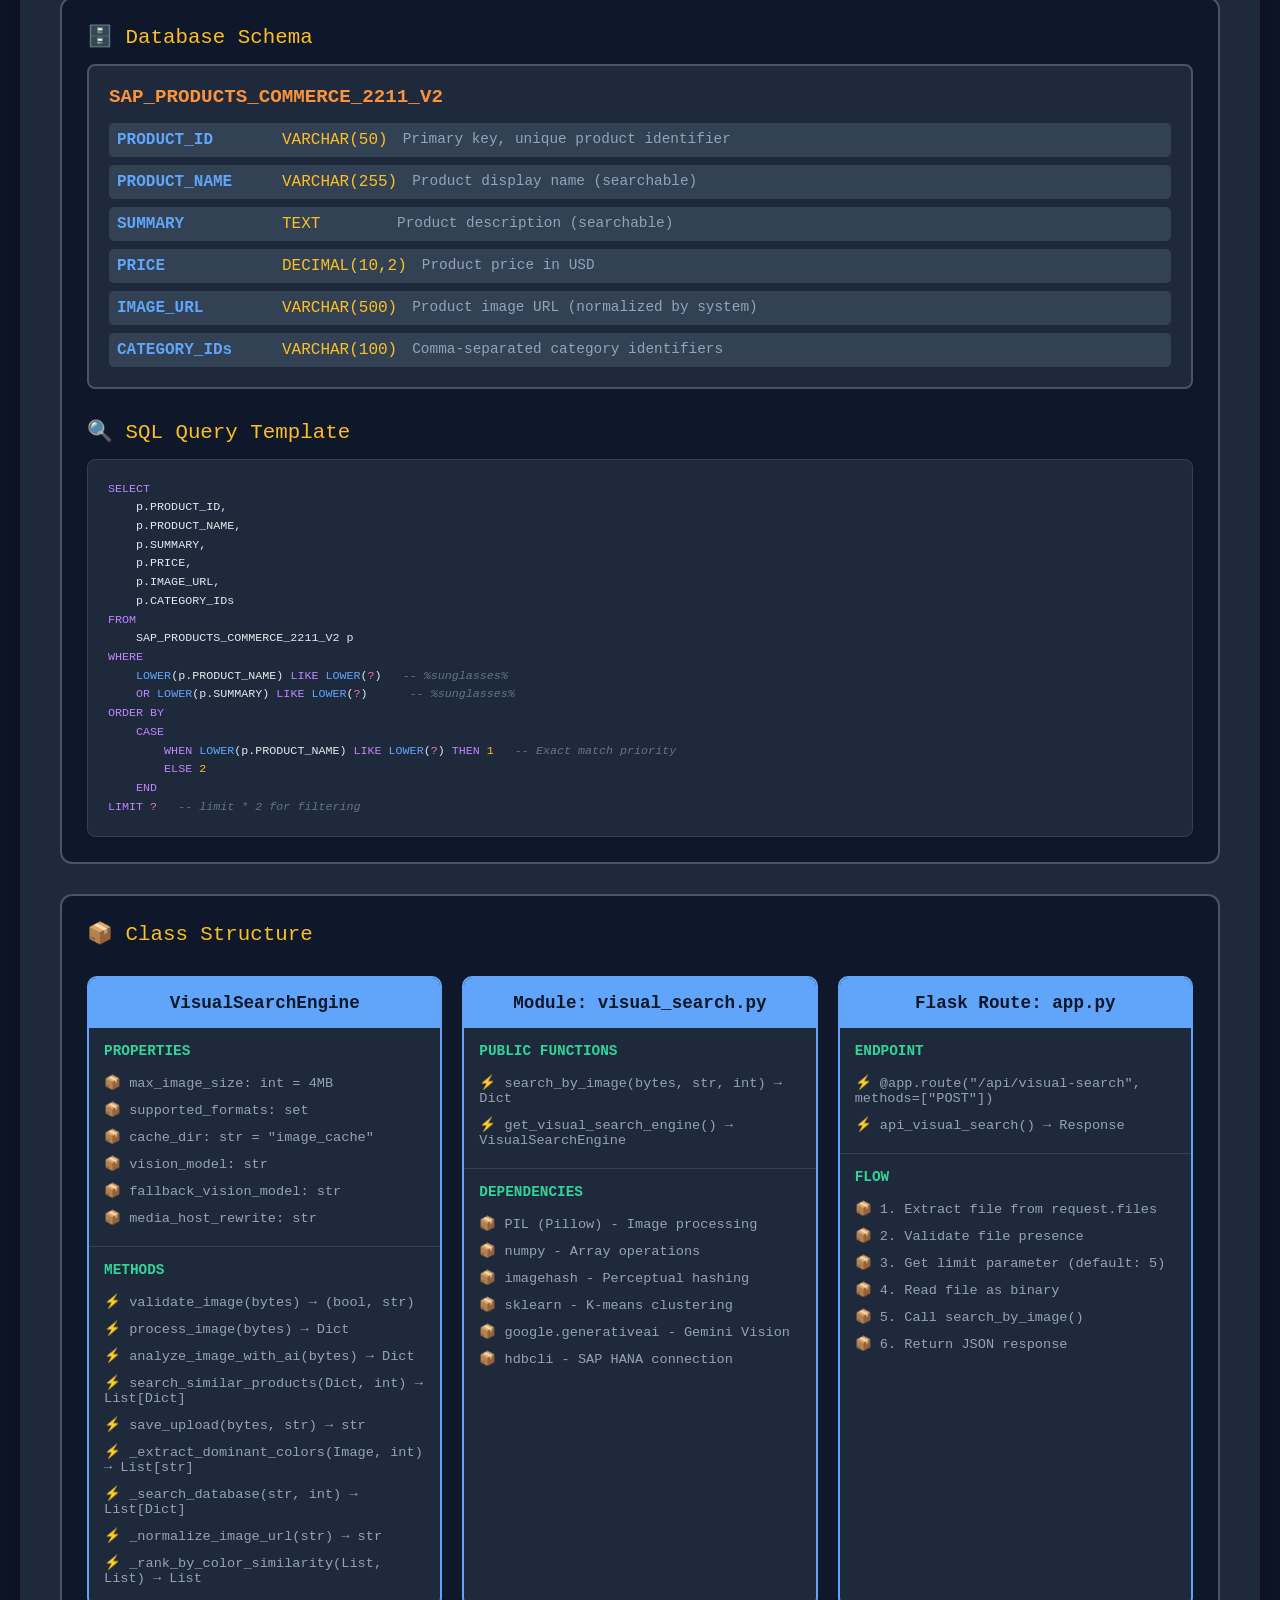
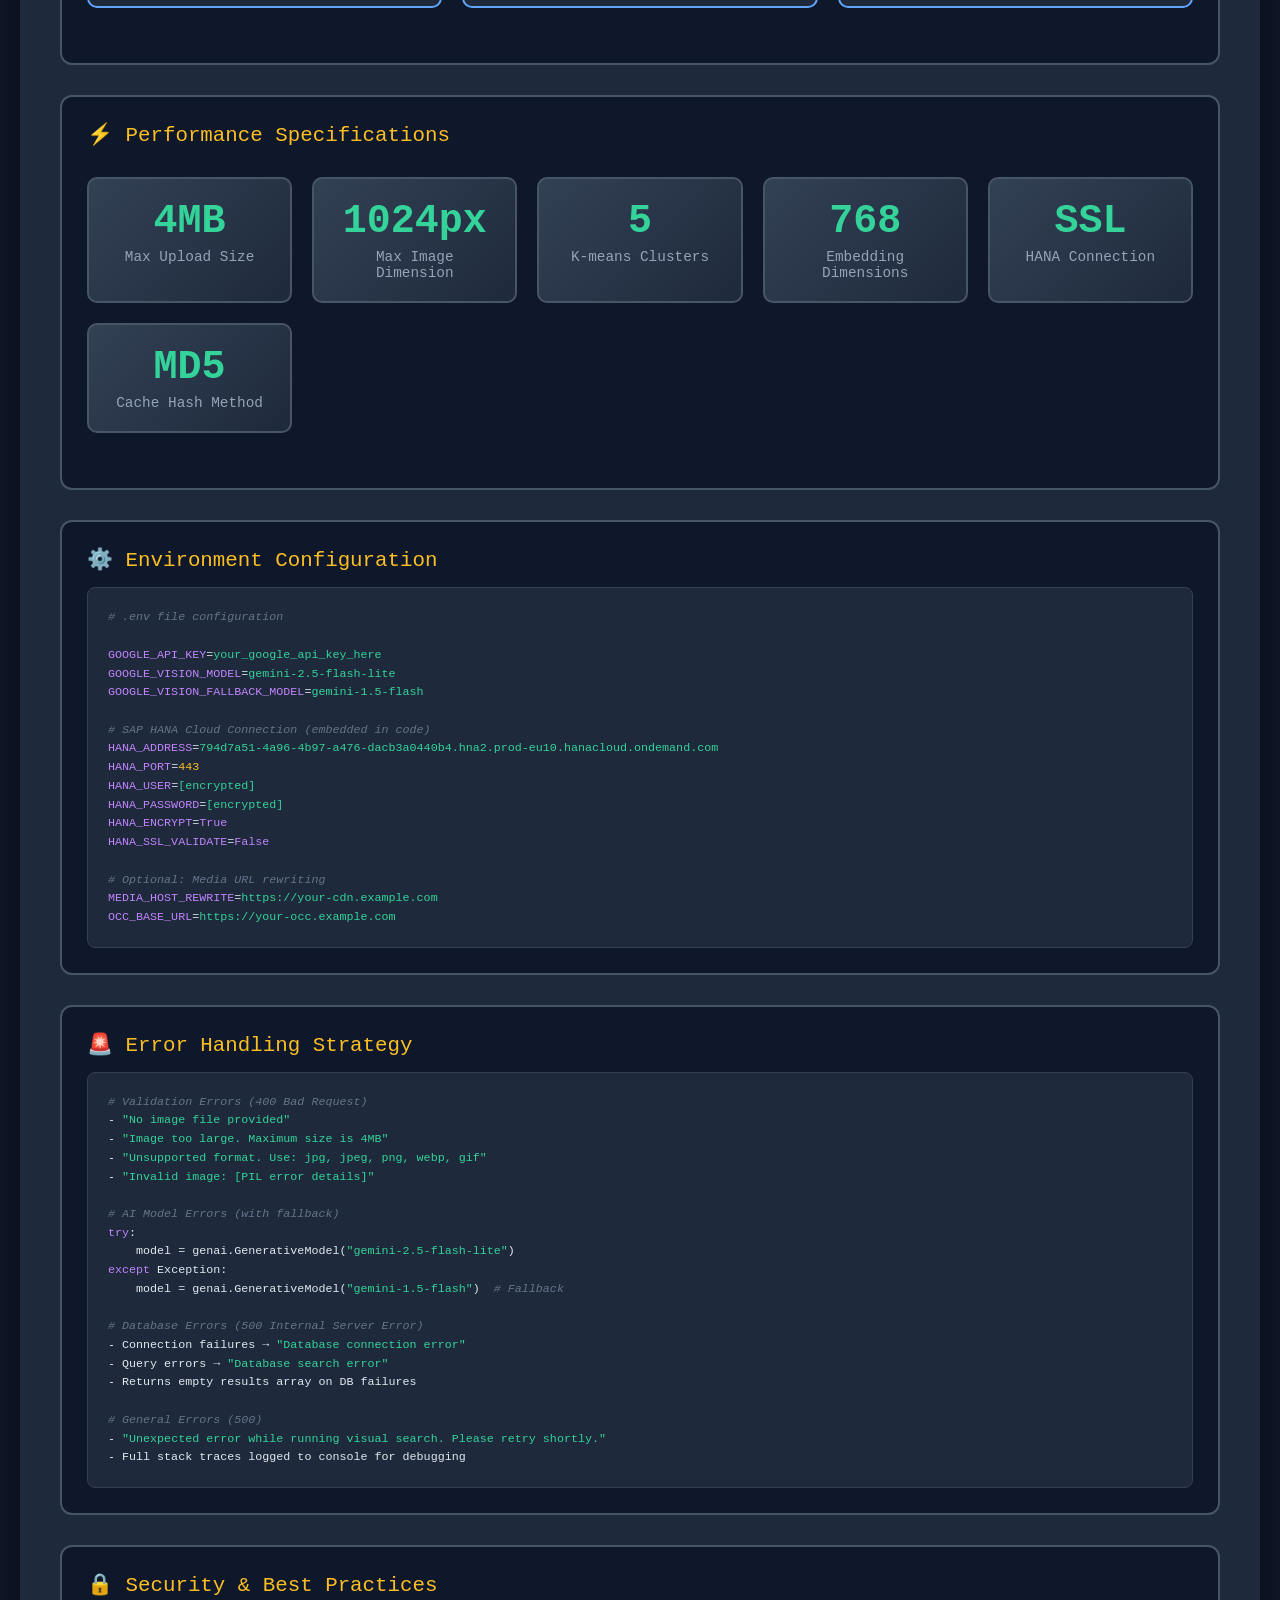
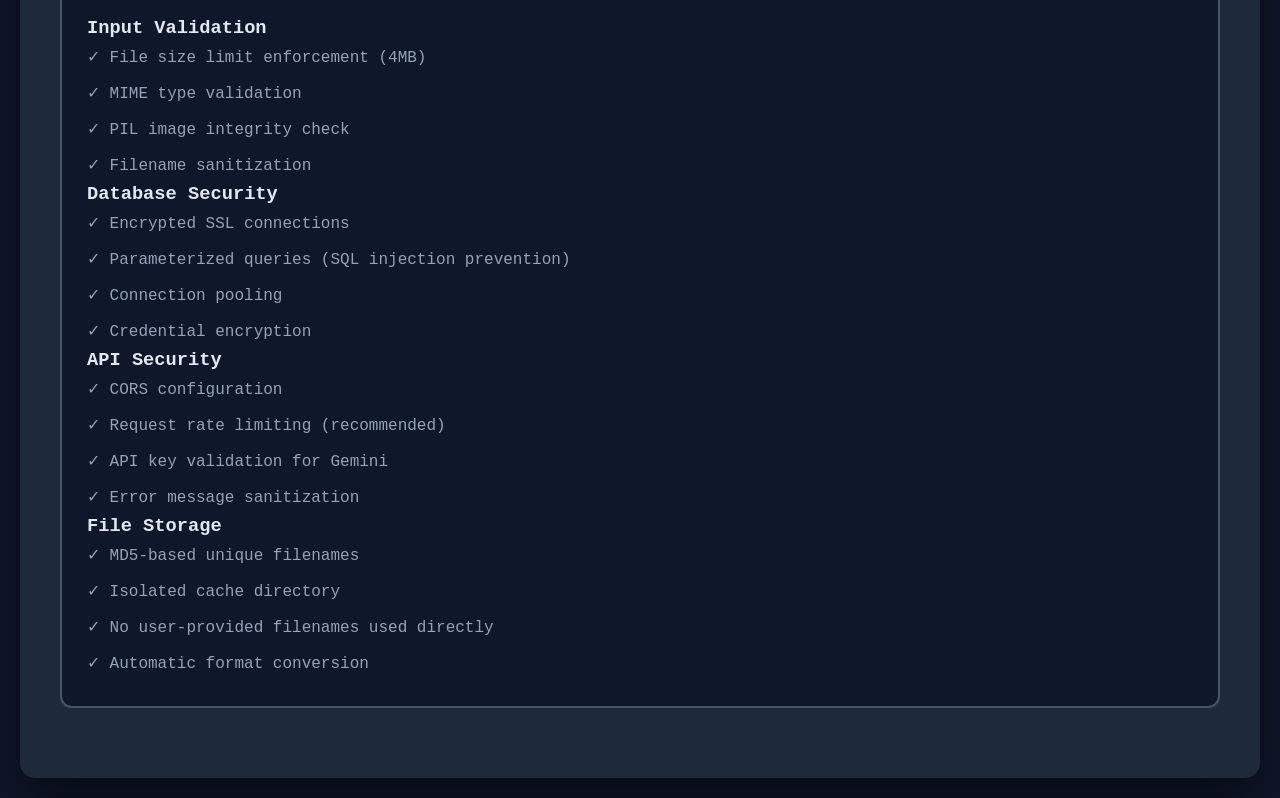
<file: fasion-demo/visual-search-technical-diagram.html>
<!DOCTYPE html>
<html lang="en">
<head>
    <meta charset="UTF-8">
    <meta name="viewport" content="width=device-width, initial-scale=1.0">
    <title>Visual Search - Technical Architecture Diagram</title>
    <style>
        * {
            margin: 0;
            padding: 0;
            box-sizing: border-box;
        }

        body {
            font-family: 'Consolas', 'Monaco', 'Courier New', monospace;
            background: #0f172a;
            color: #e2e8f0;
            padding: 20px;
            min-height: 100vh;
        }

        .container {
            max-width: 1600px;
            margin: 0 auto;
            background: #1e293b;
            border-radius: 15px;
            padding: 40px;
            box-shadow: 0 25px 50px rgba(0,0,0,0.5);
        }

        h1 {
            text-align: center;
            color: #60a5fa;
            margin-bottom: 10px;
            font-size: 2.5em;
            text-shadow: 0 0 20px rgba(96, 165, 250, 0.5);
        }

        .subtitle {
            text-align: center;
            color: #94a3b8;
            margin-bottom: 40px;
            font-size: 1.1em;
        }

        /* Architecture Layers */
        .architecture {
            display: flex;
            flex-direction: column;
            gap: 30px;
            margin-bottom: 40px;
        }

        .layer {
            background: #334155;
            border-radius: 12px;
            padding: 25px;
            border: 2px solid #475569;
            position: relative;
        }

        .layer-title {
            background: #60a5fa;
            color: #0f172a;
            padding: 10px 20px;
            border-radius: 8px;
            font-weight: bold;
            font-size: 1.2em;
            margin-bottom: 20px;
            display: inline-block;
        }

        .layer.frontend .layer-title { background: #34d399; }
        .layer.api .layer-title { background: #fbbf24; }
        .layer.processing .layer-title { background: #f472b6; }
        .layer.ai .layer-title { background: #a78bfa; }
        .layer.database .layer-title { background: #fb923c; }

        .components {
            display: grid;
            grid-template-columns: repeat(auto-fit, minmax(250px, 1fr));
            gap: 15px;
        }

        .component {
            background: #1e293b;
            border: 2px solid #475569;
            border-radius: 8px;
            padding: 15px;
            transition: all 0.3s ease;
        }

        .component:hover {
            border-color: #60a5fa;
            transform: translateX(5px);
            box-shadow: 0 0 20px rgba(96, 165, 250, 0.3);
        }

        .component-name {
            color: #60a5fa;
            font-weight: bold;
            margin-bottom: 8px;
            font-size: 1.05em;
        }

        .component-desc {
            color: #94a3b8;
            font-size: 0.9em;
            line-height: 1.5;
        }

        .component-tech {
            color: #34d399;
            font-size: 0.85em;
            margin-top: 8px;
            font-style: italic;
        }

        /* Data Flow Diagram */
        .data-flow {
            background: #334155;
            border-radius: 12px;
            padding: 30px;
            margin: 30px 0;
            border: 2px solid #475569;
        }

        .flow-title {
            color: #60a5fa;
            font-size: 1.5em;
            margin-bottom: 20px;
            text-align: center;
        }

        .flow-steps {
            display: flex;
            flex-direction: column;
            gap: 20px;
        }

        .flow-step {
            display: flex;
            align-items: center;
            gap: 15px;
            padding: 15px;
            background: #1e293b;
            border-radius: 8px;
            border-left: 4px solid #60a5fa;
        }

        .step-number {
            background: #60a5fa;
            color: #0f172a;
            width: 40px;
            height: 40px;
            border-radius: 50%;
            display: flex;
            align-items: center;
            justify-content: center;
            font-weight: bold;
            font-size: 1.2em;
            flex-shrink: 0;
        }

        .step-content {
            flex: 1;
        }

        .step-title {
            color: #34d399;
            font-weight: bold;
            margin-bottom: 5px;
        }

        .step-detail {
            color: #94a3b8;
            font-size: 0.9em;
        }

        /* Code Blocks */
        .code-section {
            background: #0f172a;
            border-radius: 12px;
            padding: 25px;
            margin: 30px 0;
            border: 2px solid #475569;
        }

        .code-title {
            color: #fbbf24;
            font-size: 1.3em;
            margin-bottom: 15px;
            display: flex;
            align-items: center;
            gap: 10px;
        }

        .code-block {
            background: #1e293b;
            padding: 20px;
            border-radius: 8px;
            overflow-x: auto;
            font-size: 0.9em;
            line-height: 1.6;
            border: 1px solid #334155;
        }

        .code-block pre {
            margin: 0;
        }

        .keyword { color: #c084fc; }
        .string { color: #34d399; }
        .number { color: #fbbf24; }
        .comment { color: #64748b; font-style: italic; }
        .function { color: #60a5fa; }
        .variable { color: #f472b6; }

        /* API Endpoints */
        .api-endpoint {
            background: #1e293b;
            border-radius: 8px;
            padding: 15px;
            margin: 15px 0;
            border-left: 4px solid #fbbf24;
        }

        .endpoint-method {
            display: inline-block;
            background: #dc2626;
            color: white;
            padding: 5px 15px;
            border-radius: 5px;
            font-weight: bold;
            margin-right: 10px;
        }

        .endpoint-path {
            color: #34d399;
            font-weight: bold;
        }

        .endpoint-desc {
            color: #94a3b8;
            margin-top: 10px;
            font-size: 0.9em;
        }

        /* Database Schema */
        .schema-table {
            background: #1e293b;
            border-radius: 8px;
            padding: 20px;
            margin: 15px 0;
            border: 2px solid #475569;
        }

        .table-name {
            color: #fb923c;
            font-size: 1.2em;
            font-weight: bold;
            margin-bottom: 15px;
        }

        .schema-fields {
            display: grid;
            gap: 8px;
        }

        .field {
            display: flex;
            gap: 15px;
            padding: 8px;
            background: #334155;
            border-radius: 5px;
        }

        .field-name {
            color: #60a5fa;
            font-weight: bold;
            min-width: 150px;
        }

        .field-type {
            color: #fbbf24;
            min-width: 100px;
        }

        .field-desc {
            color: #94a3b8;
            font-size: 0.9em;
        }

        /* Class Diagram */
        .class-diagram {
            display: grid;
            grid-template-columns: repeat(auto-fit, minmax(350px, 1fr));
            gap: 20px;
            margin: 30px 0;
        }

        .class-box {
            background: #1e293b;
            border: 2px solid #60a5fa;
            border-radius: 10px;
            overflow: hidden;
        }

        .class-header {
            background: #60a5fa;
            color: #0f172a;
            padding: 15px;
            font-weight: bold;
            font-size: 1.1em;
            text-align: center;
        }

        .class-section {
            padding: 15px;
            border-bottom: 1px solid #334155;
        }

        .class-section:last-child {
            border-bottom: none;
        }

        .section-title {
            color: #34d399;
            font-weight: bold;
            margin-bottom: 10px;
            font-size: 0.9em;
        }

        .class-method, .class-property {
            color: #94a3b8;
            padding: 5px 0;
            font-size: 0.85em;
            font-family: 'Courier New', monospace;
        }

        .class-method::before {
            content: "⚡ ";
            color: #fbbf24;
        }

        .class-property::before {
            content: "📦 ";
            color: #34d399;
        }

        /* Performance Metrics */
        .metrics {
            display: grid;
            grid-template-columns: repeat(auto-fit, minmax(200px, 1fr));
            gap: 20px;
            margin: 30px 0;
        }

        .metric-card {
            background: linear-gradient(135deg, #334155 0%, #1e293b 100%);
            border-radius: 10px;
            padding: 20px;
            text-align: center;
            border: 2px solid #475569;
        }

        .metric-value {
            font-size: 2.5em;
            color: #34d399;
            font-weight: bold;
            margin-bottom: 5px;
        }

        .metric-label {
            color: #94a3b8;
            font-size: 0.9em;
        }

        /* Arrow Connectors */
        .connector {
            text-align: center;
            font-size: 2em;
            color: #475569;
            margin: 10px 0;
        }

        @media (max-width: 768px) {
            .container {
                padding: 20px;
            }
            
            h1 {
                font-size: 1.8em;
            }
            
            .components {
                grid-template-columns: 1fr;
            }
        }
    </style>
</head>
<body>
    <div class="container">
        <h1>⚙️ Visual Search - Technical Architecture</h1>
        <p class="subtitle">System Design & Implementation Details</p>

        <!-- System Architecture Layers -->
        <div class="architecture">
            <!-- Frontend Layer -->
            <div class="layer frontend">
                <div class="layer-title">🖥️ FRONTEND LAYER</div>
                <div class="components">
                    <div class="component">
                        <div class="component-name">Image Upload UI</div>
                        <div class="component-desc">Drag-and-drop file upload interface with preview</div>
                        <div class="component-tech">HTML5 FileReader API, FormData</div>
                    </div>
                    <div class="component">
                        <div class="component-name">Result Display</div>
                        <div class="component-desc">Product grid with images, prices, and details</div>
                        <div class="component-tech">Dynamic DOM rendering, CSS Grid</div>
                    </div>
                    <div class="component">
                        <div class="component-name">Image Validation</div>
                        <div class="component-desc">Client-side format and size checking</div>
                        <div class="component-tech">JavaScript file type validation</div>
                    </div>
                </div>
            </div>

            <div class="connector">⬇️</div>

            <!-- API Layer -->
            <div class="layer api">
                <div class="layer-title">🔌 API LAYER (Flask)</div>
                <div class="components">
                    <div class="component">
                        <div class="component-name">POST /api/visual-search</div>
                        <div class="component-desc">Main endpoint accepting multipart/form-data</div>
                        <div class="component-tech">Flask route handler, file upload processing</div>
                    </div>
                    <div class="component">
                        <div class="component-name">Request Validation</div>
                        <div class="component-desc">File presence, format, size validation (4MB max)</div>
                        <div class="component-tech">Flask request.files, MIME type checking</div>
                    </div>
                    <div class="component">
                        <div class="component-name">Error Handling</div>
                        <div class="component-desc">Comprehensive error responses with logging</div>
                        <div class="component-tech">try-except blocks, JSON error responses</div>
                    </div>
                    <div class="component">
                        <div class="component-name">Response Formatter</div>
                        <div class="component-desc">Standardized JSON response structure</div>
                        <div class="component-tech">Flask jsonify, custom response schemas</div>
                    </div>
                </div>
            </div>

            <div class="connector">⬇️</div>

            <!-- Processing Layer -->
            <div class="layer processing">
                <div class="layer-title">🔧 IMAGE PROCESSING LAYER</div>
                <div class="components">
                    <div class="component">
                        <div class="component-name">Image Loader</div>
                        <div class="component-desc">Load and decode image from binary data</div>
                        <div class="component-tech">PIL.Image.open(), io.BytesIO()</div>
                    </div>
                    <div class="component">
                        <div class="component-name">Resize & Optimize</div>
                        <div class="component-desc">Max 1024px dimension, RGB conversion</div>
                        <div class="component-tech">PIL resize(LANCZOS), convert('RGB')</div>
                    </div>
                    <div class="component">
                        <div class="component-name">Color Extraction</div>
                        <div class="component-desc">K-means clustering for dominant colors</div>
                        <div class="component-tech">sklearn.KMeans (n_clusters=5)</div>
                    </div>
                    <div class="component">
                        <div class="component-name">Perceptual Hashing</div>
                        <div class="component-desc">Generate phash and ahash for similarity</div>
                        <div class="component-tech">imagehash.phash(), imagehash.average_hash()</div>
                    </div>
                    <div class="component">
                        <div class="component-name">Cache Manager</div>
                        <div class="component-desc">MD5-based image storage in local cache</div>
                        <div class="component-tech">hashlib.md5(), filesystem I/O</div>
                    </div>
                </div>
            </div>

            <div class="connector">⬇️</div>

            <!-- AI Layer -->
            <div class="layer ai">
                <div class="layer-title">🤖 AI VISION LAYER</div>
                <div class="components">
                    <div class="component">
                        <div class="component-name">Google Gemini Vision</div>
                        <div class="component-desc">Primary: gemini-2.5-flash-lite</div>
                        <div class="component-tech">google.generativeai.GenerativeModel</div>
                    </div>
                    <div class="component">
                        <div class="component-name">Fallback Model</div>
                        <div class="component-desc">Backup: gemini-1.5-flash</div>
                        <div class="component-tech">Model switching on API errors</div>
                    </div>
                    <div class="component">
                        <div class="component-name">Prompt Engineering</div>
                        <div class="component-desc">Structured JSON extraction prompt</div>
                        <div class="component-tech">Multi-modal prompts (text + image)</div>
                    </div>
                    <div class="component">
                        <div class="component-name">Response Parser</div>
                        <div class="component-desc">Extract JSON from markdown code blocks</div>
                        <div class="component-tech">Regex pattern matching, json.loads()</div>
                    </div>
                    <div class="component">
                        <div class="component-name">Metadata Extractor</div>
                        <div class="component-desc">Category, type, colors, attributes, keywords</div>
                        <div class="component-tech">AI-driven semantic understanding</div>
                    </div>
                </div>
            </div>

            <div class="connector">⬇️</div>

            <!-- Database Layer -->
            <div class="layer database">
                <div class="layer-title">💾 DATABASE LAYER (SAP HANA)</div>
                <div class="components">
                    <div class="component">
                        <div class="component-name">Connection Pool</div>
                        <div class="component-desc">Encrypted SSL connection to HANA Cloud</div>
                        <div class="component-tech">hdbcli.dbapi.connect() with SSL</div>
                    </div>
                    <div class="component">
                        <div class="component-name">Query Builder</div>
                        <div class="component-desc">LIKE-based text search on product fields</div>
                        <div class="component-tech">Parameterized SQL queries</div>
                    </div>
                    <div class="component">
                        <div class="component-name">Relevance Ranking</div>
                        <div class="component-desc">CASE-based ordering (exact match priority)</div>
                        <div class="component-tech">SQL ORDER BY with CASE statements</div>
                    </div>
                    <div class="component">
                        <div class="component-name">URL Normalizer</div>
                        <div class="component-desc">Media host rewriting for image URLs</div>
                        <div class="component-tech">urllib.parse for URL manipulation</div>
                    </div>
                    <div class="component">
                        <div class="component-name">Result Formatter</div>
                        <div class="component-desc">Convert DB rows to product dictionaries</div>
                        <div class="component-tech">Python dict mapping with type casting</div>
                    </div>
                </div>
            </div>
        </div>

        <!-- Data Flow Sequence -->
        <div class="data-flow">
            <div class="flow-title">📊 Request-Response Data Flow</div>
            <div class="flow-steps">
                <div class="flow-step">
                    <div class="step-number">1</div>
                    <div class="step-content">
                        <div class="step-title">HTTP POST Request</div>
                        <div class="step-detail">
                            <strong>Endpoint:</strong> /api/visual-search<br>
                            <strong>Content-Type:</strong> multipart/form-data<br>
                            <strong>Parameters:</strong> file (binary), limit (optional, default: 5)
                        </div>
                    </div>
                </div>

                <div class="flow-step">
                    <div class="step-number">2</div>
                    <div class="step-content">
                        <div class="step-title">Server-Side Validation</div>
                        <div class="step-detail">
                            <strong>Checks:</strong> File presence, MIME type (jpg/png/webp/gif), size ≤ 4MB<br>
                            <strong>Failure:</strong> Returns 400 Bad Request with error message
                        </div>
                    </div>
                </div>

                <div class="flow-step">
                    <div class="step-number">3</div>
                    <div class="step-content">
                        <div class="step-title">Image Processing Pipeline</div>
                        <div class="step-detail">
                            <strong>Operations:</strong> Load → Resize → RGB conversion → Feature extraction<br>
                            <strong>Features:</strong> Size, format, dominant colors, phash, ahash<br>
                            <strong>Cache:</strong> Save to image_cache/ with MD5 filename
                        </div>
                    </div>
                </div>

                <div class="flow-step">
                    <div class="step-number">4</div>
                    <div class="step-content">
                        <div class="step-title">AI Vision Analysis</div>
                        <div class="step-detail">
                            <strong>Model:</strong> Google Gemini 2.5 Flash-Lite<br>
                            <strong>Input:</strong> Structured prompt + PIL Image object<br>
                            <strong>Output:</strong> JSON {category, product_type, colors, attributes, keywords}<br>
                            <strong>Fallback:</strong> Switch to gemini-1.5-flash on error
                        </div>
                    </div>
                </div>

                <div class="flow-step">
                    <div class="step-number">5</div>
                    <div class="step-content">
                        <div class="step-title">Search Query Generation</div>
                        <div class="step-detail">
                            <strong>Primary:</strong> product_type from AI analysis<br>
                            <strong>Fallback:</strong> First keyword if product_type is generic<br>
                            <strong>Strategy:</strong> Avoid broad categories like "Accessories"
                        </div>
                    </div>
                </div>

                <div class="flow-step">
                    <div class="step-number">6</div>
                    <div class="step-content">
                        <div class="step-title">Database Query Execution</div>
                        <div class="step-detail">
                            <strong>Table:</strong> SAP_PRODUCTS_COMMERCE_2211_V2<br>
                            <strong>Search:</strong> LIKE on PRODUCT_NAME and SUMMARY<br>
                            <strong>Ranking:</strong> Exact match in name gets priority<br>
                            <strong>Limit:</strong> User-specified (default: 5, fetches 2x for filtering)
                        </div>
                    </div>
                </div>

                <div class="flow-step">
                    <div class="step-number">7</div>
                    <div class="step-content">
                        <div class="step-title">Response Construction</div>
                        <div class="step-detail">
                            <strong>Format:</strong> JSON with success, results array, metadata<br>
                            <strong>Product Fields:</strong> ID, name, summary, price, image_url, category<br>
                            <strong>Metadata:</strong> image_cache filename, AI analysis, feature data<br>
                            <strong>HTTP Status:</strong> 200 OK (success) or 400/500 (error)
                        </div>
                    </div>
                </div>
            </div>
        </div>

        <!-- API Specification -->
        <div class="code-section">
            <div class="code-title">📡 API Endpoint Specification</div>
            <div class="api-endpoint">
                <span class="endpoint-method">POST</span>
                <span class="endpoint-path">/api/visual-search</span>
                <div class="endpoint-desc">
                    <strong>Description:</strong> Upload an image and find visually similar products<br><br>
                    <strong>Request Headers:</strong><br>
                    • Content-Type: multipart/form-data<br><br>
                    <strong>Request Body:</strong><br>
                    • file (required): Image file (jpg, png, webp, gif, max 4MB)<br>
                    • limit (optional): Number of results (default: 5, range: 1-20)<br><br>
                    <strong>Success Response (200):</strong>
                </div>
            </div>
            <div class="code-block">
<pre><span class="keyword">{</span>
  <span class="string">"success"</span>: <span class="keyword">true</span>,
  <span class="string">"response_type"</span>: <span class="string">"visual_search"</span>,
  <span class="string">"image_cache"</span>: <span class="string">"a1b2c3d4e5f6.jpg"</span>,
  <span class="string">"analysis"</span>: <span class="keyword">{</span>
    <span class="string">"category"</span>: <span class="string">"Accessories"</span>,
    <span class="string">"product_type"</span>: <span class="string">"Sunglasses"</span>,
    <span class="string">"colors"</span>: [<span class="string">"black"</span>, <span class="string">"gold"</span>, <span class="string">"gray"</span>],
    <span class="string">"attributes"</span>: [<span class="string">"aviator"</span>, <span class="string">"metal frame"</span>, <span class="string">"UV protection"</span>],
    <span class="string">"keywords"</span>: [<span class="string">"sunglasses"</span>, <span class="string">"eyewear"</span>, <span class="string">"fashion"</span>, <span class="string">"accessories"</span>]
  <span class="keyword">}</span>,
  <span class="string">"features"</span>: <span class="keyword">{</span>
    <span class="string">"size"</span>: [<span class="number">800</span>, <span class="number">600</span>],
    <span class="string">"mode"</span>: <span class="string">"RGB"</span>,
    <span class="string">"dominant_colors"</span>: [<span class="string">"#1a1a1a"</span>, <span class="string">"#d4af37"</span>, <span class="string">"#808080"</span>],
    <span class="string">"perceptual_hash"</span>: <span class="string">"8f8f0f0f8f8f0f0f"</span>,
    <span class="string">"average_hash"</span>: <span class="string">"ff00ff00ff00ff00"</span>
  <span class="keyword">}</span>,
  <span class="string">"results"</span>: [
    <span class="keyword">{</span>
      <span class="string">"PRODUCT_ID"</span>: <span class="string">"300938"</span>,
      <span class="string">"PRODUCT_NAME"</span>: <span class="string">"Aviator Sunglasses Black"</span>,
      <span class="string">"SUMMARY"</span>: <span class="string">"Classic aviator style with UV protection"</span>,
      <span class="string">"PRICE"</span>: <span class="number">79.99</span>,
      <span class="string">"IMAGE_URL"</span>: <span class="string">"https://example.com/images/300938.jpg"</span>,
      <span class="string">"CATEGORY_IDs"</span>: <span class="string">"accessories"</span>,
      <span class="string">"similarity_score"</span>: <span class="number">0.8</span>,
      <span class="string">"relevance"</span>: <span class="string">"high"</span>
    <span class="keyword">}</span>
    <span class="comment">// ... more products</span>
  ],
  <span class="string">"count"</span>: <span class="number">5</span>,
  <span class="string">"query_generated"</span>: <span class="string">"Sunglasses"</span>
<span class="keyword">}</span></pre>
            </div>
            <div class="api-endpoint" style="margin-top: 20px;">
                <span class="endpoint-method" style="background: #7c3aed;">ERROR</span>
                <span class="endpoint-path">Error Response (400/500)</span>
                <div class="endpoint-desc">
                    <strong>Error Response:</strong>
                </div>
            </div>
            <div class="code-block">
<pre><span class="keyword">{</span>
  <span class="string">"success"</span>: <span class="keyword">false</span>,
  <span class="string">"response_type"</span>: <span class="string">"visual_search"</span>,
  <span class="string">"error"</span>: <span class="string">"Image too large. Maximum size is 4MB"</span>,
  <span class="string">"results"</span>: []
<span class="keyword">}</span></pre>
            </div>
        </div>

        <!-- Database Schema -->
        <div class="code-section">
            <div class="code-title">🗄️ Database Schema</div>
            <div class="schema-table">
                <div class="table-name">SAP_PRODUCTS_COMMERCE_2211_V2</div>
                <div class="schema-fields">
                    <div class="field">
                        <div class="field-name">PRODUCT_ID</div>
                        <div class="field-type">VARCHAR(50)</div>
                        <div class="field-desc">Primary key, unique product identifier</div>
                    </div>
                    <div class="field">
                        <div class="field-name">PRODUCT_NAME</div>
                        <div class="field-type">VARCHAR(255)</div>
                        <div class="field-desc">Product display name (searchable)</div>
                    </div>
                    <div class="field">
                        <div class="field-name">SUMMARY</div>
                        <div class="field-type">TEXT</div>
                        <div class="field-desc">Product description (searchable)</div>
                    </div>
                    <div class="field">
                        <div class="field-name">PRICE</div>
                        <div class="field-type">DECIMAL(10,2)</div>
                        <div class="field-desc">Product price in USD</div>
                    </div>
                    <div class="field">
                        <div class="field-name">IMAGE_URL</div>
                        <div class="field-type">VARCHAR(500)</div>
                        <div class="field-desc">Product image URL (normalized by system)</div>
                    </div>
                    <div class="field">
                        <div class="field-name">CATEGORY_IDs</div>
                        <div class="field-type">VARCHAR(100)</div>
                        <div class="field-desc">Comma-separated category identifiers</div>
                    </div>
                </div>
            </div>

            <div class="code-title" style="margin-top: 30px;">🔍 SQL Query Template</div>
            <div class="code-block">
<pre><span class="keyword">SELECT</span> 
    p.PRODUCT_ID,
    p.PRODUCT_NAME,
    p.SUMMARY,
    p.PRICE,
    p.IMAGE_URL,
    p.CATEGORY_IDs
<span class="keyword">FROM</span> 
    SAP_PRODUCTS_COMMERCE_2211_V2 p
<span class="keyword">WHERE</span> 
    <span class="function">LOWER</span>(p.PRODUCT_NAME) <span class="keyword">LIKE</span> <span class="function">LOWER</span>(<span class="variable">?</span>)   <span class="comment">-- %sunglasses%</span>
    <span class="keyword">OR</span> <span class="function">LOWER</span>(p.SUMMARY) <span class="keyword">LIKE</span> <span class="function">LOWER</span>(<span class="variable">?</span>)      <span class="comment">-- %sunglasses%</span>
<span class="keyword">ORDER BY</span> 
    <span class="keyword">CASE</span> 
        <span class="keyword">WHEN</span> <span class="function">LOWER</span>(p.PRODUCT_NAME) <span class="keyword">LIKE</span> <span class="function">LOWER</span>(<span class="variable">?</span>) <span class="keyword">THEN</span> <span class="number">1</span>   <span class="comment">-- Exact match priority</span>
        <span class="keyword">ELSE</span> <span class="number">2</span>
    <span class="keyword">END</span>
<span class="keyword">LIMIT</span> <span class="variable">?</span>   <span class="comment">-- limit * 2 for filtering</span></pre>
            </div>
        </div>

        <!-- Class Diagram -->
        <div class="code-section">
            <div class="code-title">📦 Class Structure</div>
            <div class="class-diagram">
                <div class="class-box">
                    <div class="class-header">VisualSearchEngine</div>
                    <div class="class-section">
                        <div class="section-title">PROPERTIES</div>
                        <div class="class-property">max_image_size: int = 4MB</div>
                        <div class="class-property">supported_formats: set</div>
                        <div class="class-property">cache_dir: str = "image_cache"</div>
                        <div class="class-property">vision_model: str</div>
                        <div class="class-property">fallback_vision_model: str</div>
                        <div class="class-property">media_host_rewrite: str</div>
                    </div>
                    <div class="class-section">
                        <div class="section-title">METHODS</div>
                        <div class="class-method">validate_image(bytes) → (bool, str)</div>
                        <div class="class-method">process_image(bytes) → Dict</div>
                        <div class="class-method">analyze_image_with_ai(bytes) → Dict</div>
                        <div class="class-method">search_similar_products(Dict, int) → List[Dict]</div>
                        <div class="class-method">save_upload(bytes, str) → str</div>
                        <div class="class-method">_extract_dominant_colors(Image, int) → List[str]</div>
                        <div class="class-method">_search_database(str, int) → List[Dict]</div>
                        <div class="class-method">_normalize_image_url(str) → str</div>
                        <div class="class-method">_rank_by_color_similarity(List, List) → List</div>
                    </div>
                </div>

                <div class="class-box">
                    <div class="class-header">Module: visual_search.py</div>
                    <div class="class-section">
                        <div class="section-title">PUBLIC FUNCTIONS</div>
                        <div class="class-method">search_by_image(bytes, str, int) → Dict</div>
                        <div class="class-method">get_visual_search_engine() → VisualSearchEngine</div>
                    </div>
                    <div class="class-section">
                        <div class="section-title">DEPENDENCIES</div>
                        <div class="class-property">PIL (Pillow) - Image processing</div>
                        <div class="class-property">numpy - Array operations</div>
                        <div class="class-property">imagehash - Perceptual hashing</div>
                        <div class="class-property">sklearn - K-means clustering</div>
                        <div class="class-property">google.generativeai - Gemini Vision</div>
                        <div class="class-property">hdbcli - SAP HANA connection</div>
                    </div>
                </div>

                <div class="class-box">
                    <div class="class-header">Flask Route: app.py</div>
                    <div class="class-section">
                        <div class="section-title">ENDPOINT</div>
                        <div class="class-method">@app.route("/api/visual-search", methods=["POST"])</div>
                        <div class="class-method">api_visual_search() → Response</div>
                    </div>
                    <div class="class-section">
                        <div class="section-title">FLOW</div>
                        <div class="class-property">1. Extract file from request.files</div>
                        <div class="class-property">2. Validate file presence</div>
                        <div class="class-property">3. Get limit parameter (default: 5)</div>
                        <div class="class-property">4. Read file as binary</div>
                        <div class="class-property">5. Call search_by_image()</div>
                        <div class="class-property">6. Return JSON response</div>
                    </div>
                </div>
            </div>
        </div>

        <!-- Performance Metrics -->
        <div class="code-section">
            <div class="code-title">⚡ Performance Specifications</div>
            <div class="metrics">
                <div class="metric-card">
                    <div class="metric-value">4MB</div>
                    <div class="metric-label">Max Upload Size</div>
                </div>
                <div class="metric-card">
                    <div class="metric-value">1024px</div>
                    <div class="metric-label">Max Image Dimension</div>
                </div>
                <div class="metric-card">
                    <div class="metric-value">5</div>
                    <div class="metric-label">K-means Clusters</div>
                </div>
                <div class="metric-card">
                    <div class="metric-value">768</div>
                    <div class="metric-label">Embedding Dimensions</div>
                </div>
                <div class="metric-card">
                    <div class="metric-value">SSL</div>
                    <div class="metric-label">HANA Connection</div>
                </div>
                <div class="metric-card">
                    <div class="metric-value">MD5</div>
                    <div class="metric-label">Cache Hash Method</div>
                </div>
            </div>
        </div>

        <!-- Configuration -->
        <div class="code-section">
            <div class="code-title">⚙️ Environment Configuration</div>
            <div class="code-block">
<pre><span class="comment"># .env file configuration</span>

<span class="keyword">GOOGLE_API_KEY</span>=<span class="string">your_google_api_key_here</span>
<span class="keyword">GOOGLE_VISION_MODEL</span>=<span class="string">gemini-2.5-flash-lite</span>
<span class="keyword">GOOGLE_VISION_FALLBACK_MODEL</span>=<span class="string">gemini-1.5-flash</span>

<span class="comment"># SAP HANA Cloud Connection (embedded in code)</span>
<span class="keyword">HANA_ADDRESS</span>=<span class="string">794d7a51-4a96-4b97-a476-dacb3a0440b4.hna2.prod-eu10.hanacloud.ondemand.com</span>
<span class="keyword">HANA_PORT</span>=<span class="number">443</span>
<span class="keyword">HANA_USER</span>=<span class="string">[encrypted]</span>
<span class="keyword">HANA_PASSWORD</span>=<span class="string">[encrypted]</span>
<span class="keyword">HANA_ENCRYPT</span>=<span class="keyword">True</span>
<span class="keyword">HANA_SSL_VALIDATE</span>=<span class="keyword">False</span>

<span class="comment"># Optional: Media URL rewriting</span>
<span class="keyword">MEDIA_HOST_REWRITE</span>=<span class="string">https://your-cdn.example.com</span>
<span class="keyword">OCC_BASE_URL</span>=<span class="string">https://your-occ.example.com</span></pre>
            </div>
        </div>

        <!-- Error Handling -->
        <div class="code-section">
            <div class="code-title">🚨 Error Handling Strategy</div>
            <div class="code-block">
<pre><span class="comment"># Validation Errors (400 Bad Request)</span>
- <span class="string">"No image file provided"</span>
- <span class="string">"Image too large. Maximum size is 4MB"</span>
- <span class="string">"Unsupported format. Use: jpg, jpeg, png, webp, gif"</span>
- <span class="string">"Invalid image: [PIL error details]"</span>

<span class="comment"># AI Model Errors (with fallback)</span>
<span class="keyword">try</span>:
    model = genai.GenerativeModel(<span class="string">"gemini-2.5-flash-lite"</span>)
<span class="keyword">except</span> Exception:
    model = genai.GenerativeModel(<span class="string">"gemini-1.5-flash"</span>)  <span class="comment"># Fallback</span>

<span class="comment"># Database Errors (500 Internal Server Error)</span>
- Connection failures → <span class="string">"Database connection error"</span>
- Query errors → <span class="string">"Database search error"</span>
- Returns empty results array on DB failures

<span class="comment"># General Errors (500)</span>
- <span class="string">"Unexpected error while running visual search. Please retry shortly."</span>
- Full stack traces logged to console for debugging</pre>
            </div>
        </div>

        <!-- Security Considerations -->
        <div class="code-section">
            <div class="code-title">🔒 Security & Best Practices</div>
            <div class="details-grid" style="margin-top: 20px;">
                <div class="detail-card">
                    <h3>Input Validation</h3>
                    <ul style="list-style: none; padding: 0;">
                        <li style="padding: 8px 0; color: #94a3b8;">✓ File size limit enforcement (4MB)</li>
                        <li style="padding: 8px 0; color: #94a3b8;">✓ MIME type validation</li>
                        <li style="padding: 8px 0; color: #94a3b8;">✓ PIL image integrity check</li>
                        <li style="padding: 8px 0; color: #94a3b8;">✓ Filename sanitization</li>
                    </ul>
                </div>
                <div class="detail-card">
                    <h3>Database Security</h3>
                    <ul style="list-style: none; padding: 0;">
                        <li style="padding: 8px 0; color: #94a3b8;">✓ Encrypted SSL connections</li>
                        <li style="padding: 8px 0; color: #94a3b8;">✓ Parameterized queries (SQL injection prevention)</li>
                        <li style="padding: 8px 0; color: #94a3b8;">✓ Connection pooling</li>
                        <li style="padding: 8px 0; color: #94a3b8;">✓ Credential encryption</li>
                    </ul>
                </div>
                <div class="detail-card">
                    <h3>API Security</h3>
                    <ul style="list-style: none; padding: 0;">
                        <li style="padding: 8px 0; color: #94a3b8;">✓ CORS configuration</li>
                        <li style="padding: 8px 0; color: #94a3b8;">✓ Request rate limiting (recommended)</li>
                        <li style="padding: 8px 0; color: #94a3b8;">✓ API key validation for Gemini</li>
                        <li style="padding: 8px 0; color: #94a3b8;">✓ Error message sanitization</li>
                    </ul>
                </div>
                <div class="detail-card">
                    <h3>File Storage</h3>
                    <ul style="list-style: none; padding: 0;">
                        <li style="padding: 8px 0; color: #94a3b8;">✓ MD5-based unique filenames</li>
                        <li style="padding: 8px 0; color: #94a3b8;">✓ Isolated cache directory</li>
                        <li style="padding: 8px 0; color: #94a3b8;">✓ No user-provided filenames used directly</li>
                        <li style="padding: 8px 0; color: #94a3b8;">✓ Automatic format conversion</li>
                    </ul>
                </div>
            </div>
        </div>

    </div>
</body>
</html>
</file>
